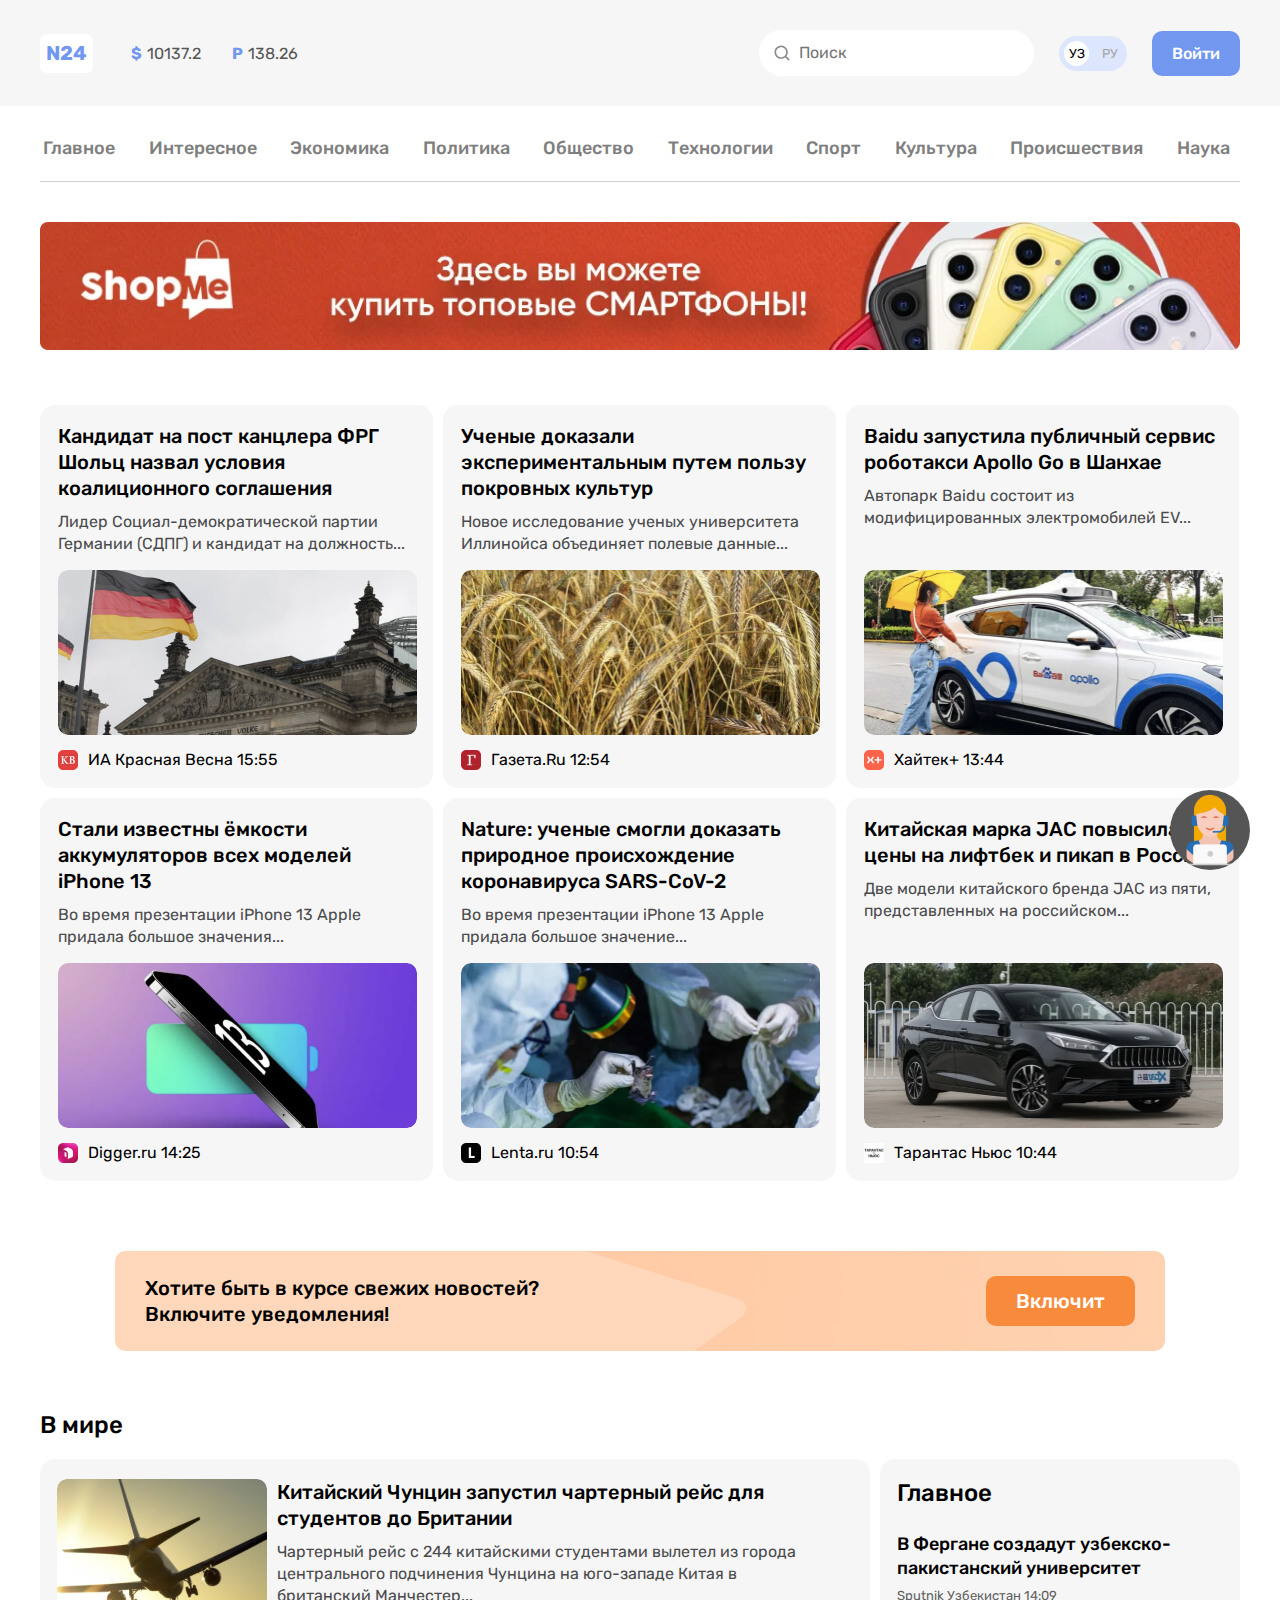
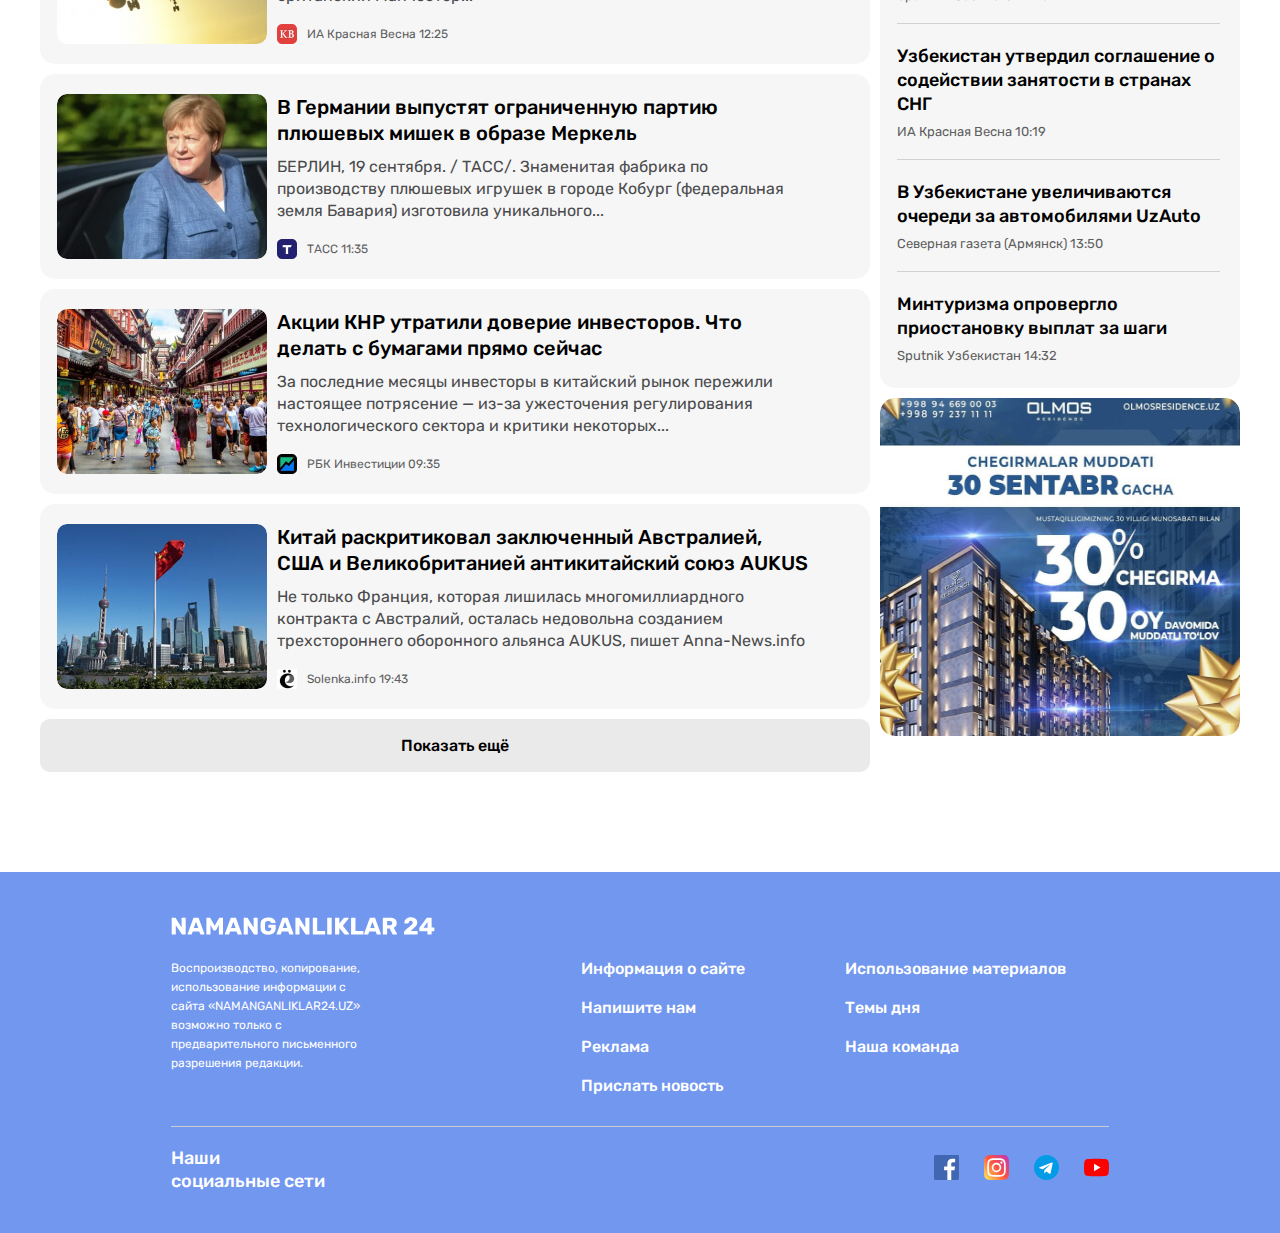
<file: index.html>
<!DOCTYPE html>
<html lang="en">

<head>
    <meta charset="UTF-8">
    <meta http-equiv="X-UA-Compatible" content="IE=edge">
    <meta name="viewport" content="width=device-width, initial-scale=1.0">

    <!-- Google Fonts -->

    <link rel="preconnect" href="https://fonts.googleapis.com">
    <link rel="preconnect" href="https://fonts.gstatic.com" crossorigin>
    <link href="https://fonts.googleapis.com/css2?family=Rubik:wght@400;500;700&display=swap" rel="stylesheet">

    <!-- CSS links -->

    <link rel="stylesheet" href="./css/normalize.css">
    <link rel="stylesheet" href="./css/shared.css">
    <link rel="stylesheet" href="./css/style.css">
    <!-- <link rel="stylesheet" href="./css/main-min.css"> -->

    <title>N24</title>
</head>

<body>

    <!-- Site Header -->

    <header>
        <div class="site-header">
            <div class="container header-container">
                <a class="header-logo-link" href="#">N24</a>
                <div class="header-currency">
                    <div><a class="currency-usd" href="#"><span class="currency-symbol">$</span>10137.2</a></div>
                    <div><a class="currency-rub" href="#"><span class="currency-symbol">P</span>138.26</a></div>
                </div>
                <div class="header-search">
                    <input type="text" list="ilst-data" placeholder="Поиск" aria-label="Поиск"
                        class="header-search-input">
                </div>
                <div class="header-lang">
                    <a href="#" class="lang js-lang-toggle active">УЗ</a>
                    <a href="#" class="lang js-lang-toggle">РУ</a>
                </div>
                <button class="header-btn">Войти</button>

                <datalist id="list-data">
                    <option value="Yangiliklar"></option>
                    <option value="Filmlar"></option>
                    <option value="Rasmlar"></option>
                </datalist>

            </div>
        </div>
        <div class="container">

            <!-- Header nav -->

            <ul class="header-nav">
                <li><a class="header-nav-link" href="index.html">Главное</a></li>
                <li><a class="header-nav-link" href="news-list.html">Интересное</a></li>
                <li><a class="header-nav-link" href="news-list.html">Экономика</a></li>
                <li><a class="header-nav-link" href="news-list.html">Политика</a></li>
                <li><a class="header-nav-link" href="news-list.html">Общество</a></li>
                <li><a class="header-nav-link" href="news-list.html">Технологии</a></li>
                <li><a class="header-nav-link" href="news-list.html">Спорт</a></li>
                <li><a class="header-nav-link" href="news-list.html">Культура</a></li>
                <li><a class="header-nav-link" href="news-list.html">Происшествия</a></li>
                <li><a class="header-nav-link" href="news-list.html">Наука</a></li>
            </ul>
            <hr class="line-break">
        </div>
    </header>

    <!-- Main -->

    <main class="main-content">
        <div class="container">

            <!-- main shop img -->

            <div class="shop-img">
                <a href="news-list.html">
                    <img src="img/shop-img.jpg" width="1200" height="128" alt="shop img"
                    srcset="img/shop-img.jpg 1x, img/shop-img@2x.jpg 2x">
                </a>
            </div>

            <!-- main card section -->

            <section class="card-section">
                <div class="card">
                    <div class="card-about">
                        <h3 class="card-title"> <a href="about.html">Кандидат на пост канцлера ФРГ Шольц назвал условия
                                коалиционного
                                соглашения</a></h3>
                        <p class="card-text">Лидер Социал-демократической партии Германии (СДПГ) и кандидат на
                            должность...</p>
                    </div>
                    <img class="card-img" width="359" height="165" src="img/card-1.jpg" alt=""
                        srcset="img/card-1.jpg 1x, img/card-1@2x.jpg 2x">
                    <div class="card-info">
                        <img class="card-icon" src="img/card-icon-1.jpg" width="20" height="20" alt=""
                            srcset="img/card-icon-1.jpg 1x, img/card-icon-1@2x.jpg 2x">
                        <p>ИА Красная Весна 15:55</p>
                    </div>
                </div>
                <div class="card">
                    <div class="card-about">
                        <h3 class="card-title"> <a href="about.html">Ученые доказали экспериментальным путем пользу
                                покровных культур</a></h3>
                        <p class="card-text">Новое исследование ученых университета Иллинойса объединяет полевые
                            данные...</p>
                    </div>
                    <img class="card-img" width="359" height="165" src="img/card-2.jpg" alt=""
                        srcset="img/card-2.jpg 1x, img/card-2@2x.jpg 2x">
                    <div class="card-info">
                        <img class="card-icon" src="img/card-icon-2.jpg" width="20" height="20" alt=""
                            srcset="img/card-icon-2.jpg 1x, img/card-icon-2@2x.jpg 2x">
                        <p>Газета.Ru 12:54</p>
                    </div>
                </div>
                <div class="card">
                    <div class="card-about">
                        <h3 class="card-title"> <a href="about.html">Baidu запустила публичный сервис роботакси Apollo
                                Go в Шанхае</a></h3>
                        <p class="card-text">Автопарк Baidu состоит из модифицированных электромобилей EV... </p>
                    </div>
                    <img class="card-img" width="359" height="165" src="img/card-3.jpg" alt=""
                        srcset="img/card-3.jpg 1x, img/card-3@2x.jpg 2x">
                    <div class="card-info">
                        <img class="card-icon" src="img/card-icon-3.jpg" width="20" height="20" alt=""
                            srcset="img/card-icon-3.jpg 1x, img/card-icon-3@2x.jpg 2x">
                        <p>Хайтек+ 13:44</p>
                    </div>
                </div>
                <div class="card">
                    <div class="card-about">
                        <h3 class="card-title"> <a href="about.html">Стали известны ёмкости аккумуляторов всех моделей
                                iPhone 13</a></h3>
                        <p class="card-text">Во время презентации iPhone 13 Apple придала большое значения...</p>
                    </div>
                    <img class="card-img" width="359" height="165" src="img/card-4.jpg" alt=""
                        srcset="img/card-4.jpg 1x, img/card-4@2x.jpg 2x">
                    <div class="card-info">
                        <img class="card-icon" src="img/card-icon-4.jpg" width="20" height="20" alt=""
                            srcset="img/card-icon-4.jpg 1x, img/card-icon-4@2x.jpg 2x">
                        <p>Digger.ru 14:25</p>
                    </div>
                </div>
                <div class="card">
                    <div class="card-about">
                        <h3 class="card-title"> <a href="about.html">Nature: ученые смогли доказать природное
                                происхождение коронавируса
                                SARS-CoV-2</a></h3>
                        <p class="card-text">Во время презентации iPhone 13 Apple придала большое значение...</p>
                    </div>
                    <img class="card-img" width="359" height="165" src="img/card-5.jpg" alt=""
                        srcset="img/card-5.jpg 1x, img/card-5@2x.jpg 2x">
                    <div class="card-info">
                        <img class="card-icon" src="img/card-icon-5.jpg" width="20" height="20" alt=""
                            srcset="img/card-icon-5.jpg 1x, img/card-icon-5@2x.jpg 2x">
                        <p>Lenta.ru 10:54</p>
                    </div>
                </div>
                <div class="card">
                    <div class="card-about">
                        <h3 class="card-title"> <a href="about.html">Китайская марка JAC повысила цены на лифтбек и
                                пикап в России</a></h3>
                        <p class="card-text">Две модели китайского бренда JAC из пяти, представленных на российском...
                        </p>
                    </div>
                    <img class="card-img" width="359" height="165" src="img/card-6.jpg" alt=""
                        srcset="img/card-6.jpg 1x, img/card-6@2x.jpg 2x">
                    <div class="card-info">
                        <img class="card-icon" src="img/card-icon-6.jpg" width="20" height="20" alt=""
                            srcset="img/card-icon-6.jpg 1x, img/card-icon-6@2x.jpg 2x">
                        <p>Тарантас Ньюс 10:44</p>
                    </div>
                </div>
            </section>

            <!-- main notif -->

            <div class="notif">
                <h3 class="notif-title">Хотите быть в курсе свежих новостей? <br> Включите уведомления!
                </h3>
                <button class="notif-btn" id="notif-btn">Включит</button>
            </div>

            <!-- main info section -->

            <section class="info-section">
                <h2 class="info-title">В мире</h2>
                <div class="info-block">
                    <div class="info-left">
                        <div class="info-card">
                            <img class="info-card-img" src="img/info-img-1.jpg" width="210" height="165" alt=""
                                srcset="img/info-img-1.jpg 1x, img/info-img-1@2x.jpg 2x">
                            <div class="info-card-content">
                                <h3 class="info-card-title"> <a href="about.html">Китайский Чунцин запустил чартерный
                                        рейс для студентов до
                                        Британии</a></h3>
                                <p class="info-card-text">Чартерный рейс с 244 китайскими студентами вылетел из города
                                    центрального подчинения Чунцина на юго-западе Китая в британский Манчестер...</p>
                                <div class="info-card-about">
                                    <img class="info-card-about-img" src="img/card-icon-1.jpg" width="20" height="20"
                                        alt="" srcset="img/card-icon-1.jpg 1x, img/card-icon-1@2x.jpg 2x">
                                    ИА Красная Весна 12:25
                                </div>
                            </div>
                        </div>
                        <div class="info-card">
                            <img class="info-card-img" src="img/info-img-2.jpg" width="210" height="165" alt=""
                                srcset="img/info-img-2.jpg 1x,img/info-img-2@2x.jpg 2x">
                            <div class="info-card-content">
                                <h3 class="info-card-title"> <a href="about.html">В Германии выпустят ограниченную
                                        партию плюшевых мишек в
                                        образе Меркель</a></h3>
                                <p class="info-card-text">БЕРЛИН, 19 сентября. / ТАСС/. Знаменитая фабрика по
                                    производству плюшевых игрушек в городе Кобург (федеральная земля Бавария) изготовила
                                    уникального...</p>
                                <div class="info-card-about">
                                    <img class="info-card-about-img" src="img/info-icon-2.jpg" width="20" height="20"
                                        alt="" srcset="img/info-icon-2.jpg 1x, img/info-icon-2@2x.jpg 2x">
                                    ТАСС 11:35
                                </div>
                            </div>
                        </div>
                        <div class="info-card">
                            <img class="info-card-img" src="img/info-img-3.jpg" width="210" height="165" alt=""
                                srcset="img/info-img-3.jpg 1x, img/info-img-3@2x.jpg 2x">
                            <div class="info-card-content">
                                <h3 class="info-card-title"> <a href="about.html">Акции КНР утратили доверие инвесторов.
                                        Что делать с бумагами
                                        прямо сейчас</a></h3>
                                <p class="info-card-text">За последние месяцы инвесторы в китайский рынок пережили
                                    настоящее потрясение — из-за ужесточения регулирования технологического сектора и
                                    критики некоторых...</p>
                                <div class="info-card-about">
                                    <img class="info-card-about-img" src="img/info-icon-3.jpg" width="20" height="20"
                                        alt="" srcset="img/info-icon-3.jpg 1x, img/info-icon-3@2x.jpg 2x">
                                    РБК Инвестиции 09:35
                                </div>
                            </div>
                        </div>
                        <div class="info-card">
                            <img class="info-card-img" src="img/info-img-4.jpg" width="210" height="165" alt=""
                                srcset="img/info-img-4.jpg 1x, img/info-img-4@2x.jpg 2x">
                            <div class="info-card-content">
                                <h3 class="info-card-title"> <a href="about.html">Китай раскритиковал заключенный
                                        Австралией, США и
                                        Великобританией антикитайский союз AUKUS</a></h3>
                                <p class="info-card-text">Не только Франция, которая лишилась многомиллиардного
                                    контракта с Австралий, осталась недовольна созданием трехстороннего оборонного
                                    альянса AUKUS, пишет Anna-News.info</p>
                                <div class="info-card-about">
                                    <img class="info-card-about-img" src="img/info-icon-4.jpg" width="20" height="20"
                                        alt="" srcset="img/info-icon-4.jpg 1x, img/info-icon-4@2x.jpg 2x">
                                    Solenka.info 19:43
                                </div>
                            </div>
                        </div>
                        <button class="info-btn">Показать ещё</button>
                    </div>
                    <div class="info-right">
                        <div class="right-info-block">
                            <h2 class="info-right-heading"><a href="index.html">Главное</a></h2>
                            <div class="right-info-box">
                                <h3 class="right-info-title"><a href="about.html">В Фергане создадут
                                        узбекско-пакистанский университет</a></h3>
                                <p class="right-info-time">Sputnik Узбекистан 14:09</p>
                            </div>
                            <div class="right-info-box">
                                <h3 class="right-info-title"><a href="about.html">Узбекистан утвердил соглашение о
                                        содействии занятости в
                                        странах СНГ</a></h3>
                                <p class="right-info-time">ИА Красная Весна 10:19</p>
                            </div>
                            <div class="right-info-box">
                                <h3 class="right-info-title"><a href="about.html">В Узбекистане увеличиваются очереди за
                                        автомобилями UzAuto</a>
                                </h3>
                                <p class="right-info-time">Северная газета (Армянск) 13:50</p>
                            </div>
                            <div class="right-info-box">
                                <h3 class="right-info-title"><a href="about.html">Минтуризма опровергло приостановку
                                        выплат за шаги</a></h3>
                                <p class="right-info-time">Sputnik Узбекистан 14:32</p>
                            </div>
                        </div>
                        <a href="about.html">
                            <img class="right-info-img" src="img/info-big-img.jpg" height="338" alt=""
                             srcset="img/info-big-img.jpg 1x, img/info-big-img@2x.jpg 2x">
                        </a>
                    </div>
                </div>
            </section>

        </div>
    </main>

    <!-- Site Footer -->

    <footer class="site-footer">
        <div class="container footer-container">
            <div class="footer-top">
                <div class="footer-logo">
                    <a class="footer-logo-link" href="#"><img class="footer-logo-img" src="img/footer-logo.svg"
                            width="264" height="28" alt="Site-logo"></a>
                </div>
                <div class="footer-info">
                    <div class="footer-text">
                        Воспроизводство, копирование, использование информации с сайта «NAMANGANLIKLAR24.UZ» возможно
                        только с предварительного письменного разрешения редакции.
                    </div>
                    <ul class="footer-nav-list">
                        <li class="footer-nav-link"><a href="#">Информация о сайте</a></li>
                        <li class="footer-nav-link"><a href="#">Напишите нам</a></li>
                        <li class="footer-nav-link"><a href="#">Реклама</a></li>
                        <li class="footer-nav-link"><a href="#">Прислать новость</a></li>
                        <li class="footer-nav-link"><a href="#">Использование материалов</a></li>
                        <li class="footer-nav-link"><a href="#">Темы дня</a></li>
                        <li class="footer-nav-link"><a href="#">Наша команда</a></li>
                    </ul>
                </div>
            </div>
            <div class="footer-bottom">
                <p class="footer-social-names">Наши <br> социальные сети</p>
                <ul class="footer-socials">
                    <li class="footer-social"><a href="#"><img src="img/facebook.svg" width="25" height="25" alt=""></a>
                    </li>
                    <li class="footer-social"><a href="#"><img src="img/instagram.svg" width="25" height="25"
                                alt=""></a></li>
                    <li class="footer-social"><a href="#"><img src="img/telegram.svg" width="25" height="25" alt=""></a>
                    </li>
                    <li class="footer-social"><a href="#"><img src="img/youtube.svg" width="25" height="25" alt=""></a>
                    </li>
                </ul>
            </div>
        </div>
    </footer>

    <!-- Modal window -->

    <div class="modal-window">
        <div class="modal-dialog">
            <div class="modal-content">
                <p class="modal-text">
                    Хотите быть в курсе свежих новостей? <br> Включите уведомления!
                </p>
                <button class="notif-btn-big">Включит</button>
                <button class="modal-close js-modal-close">
                    <img class="modal-close-icon" src="./img/modal-close-icon.svg" width="13" height="13"
                        alt="close-icon">
                </button>
            </div>
        </div>
    </div>

    <!-- Contact us -->

    <a class="contact-fixed-link" href="./contact.html"><img class="contact-fixed-icon" width="80" height="80"
            src="./img/contact_icon.png" alt="contact us icon"></a>

    <script src="./js/script.js"></script>

</body>

</html>
</file>
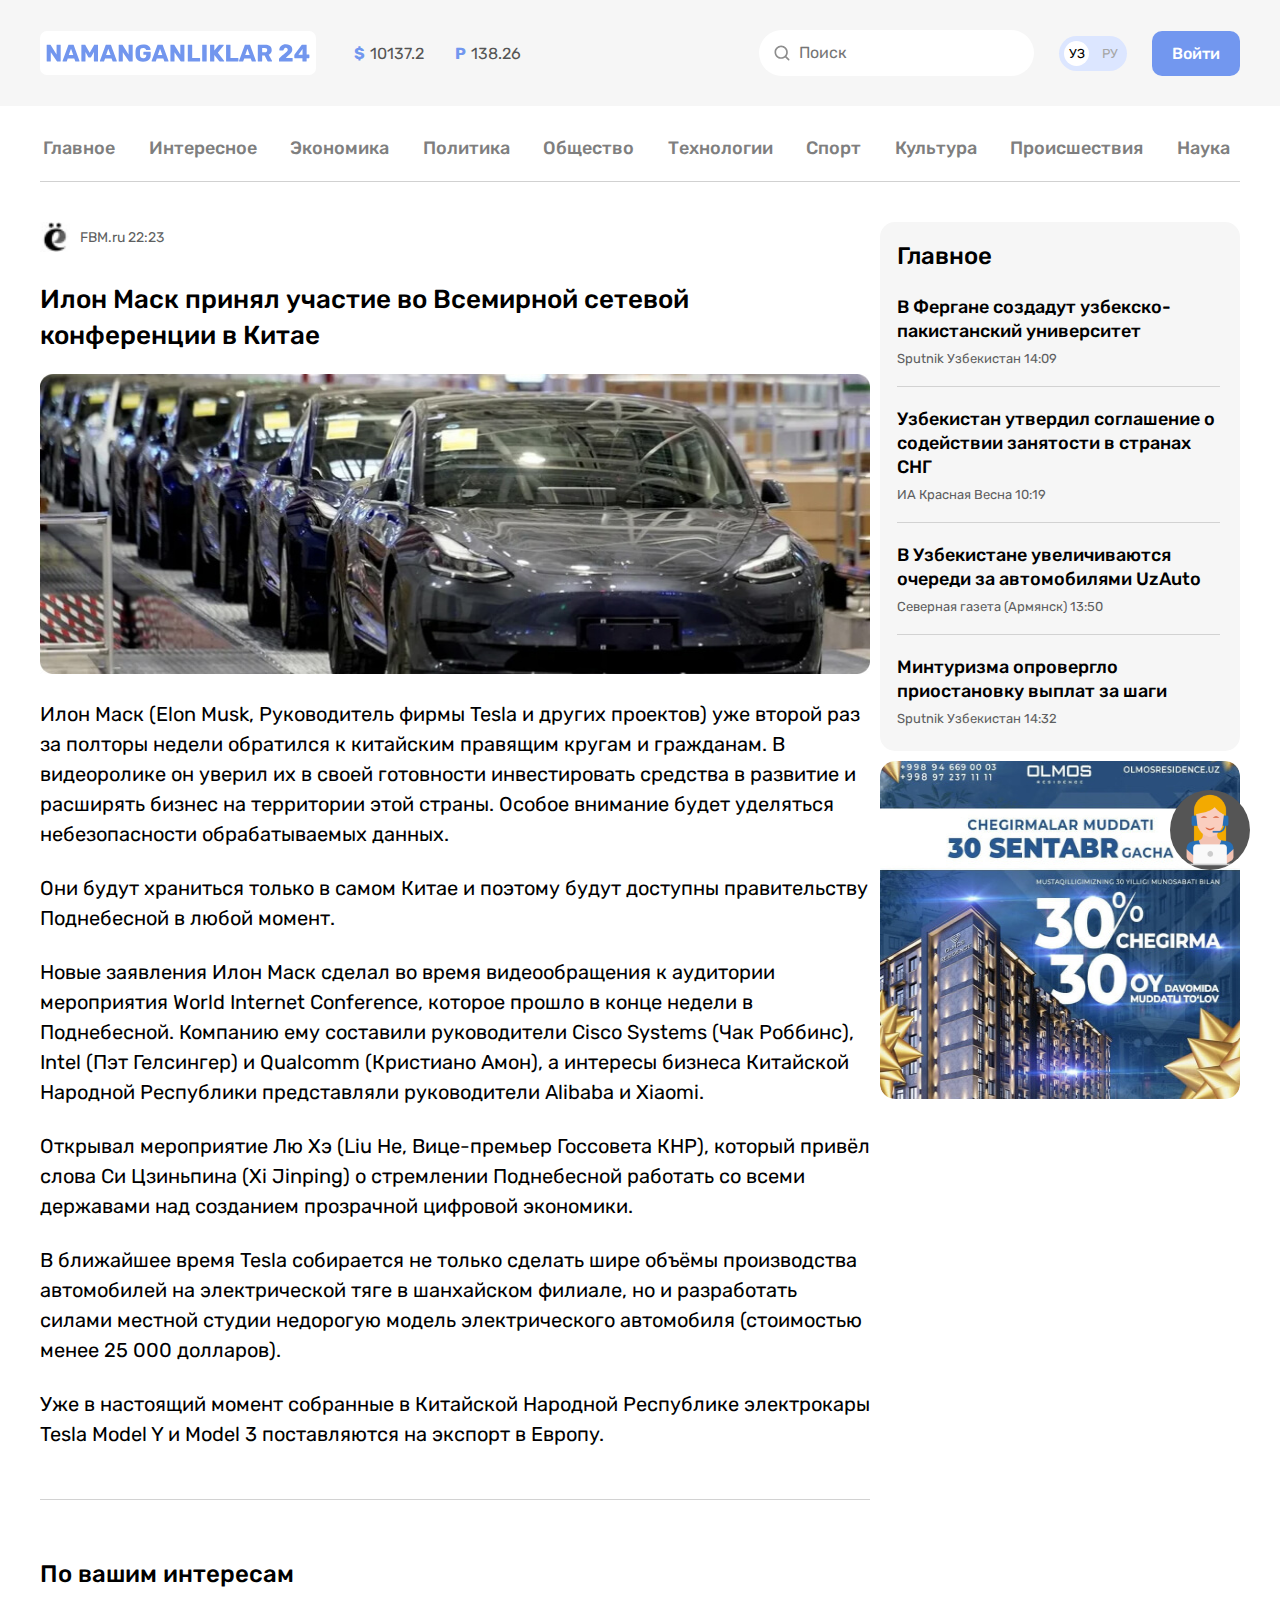
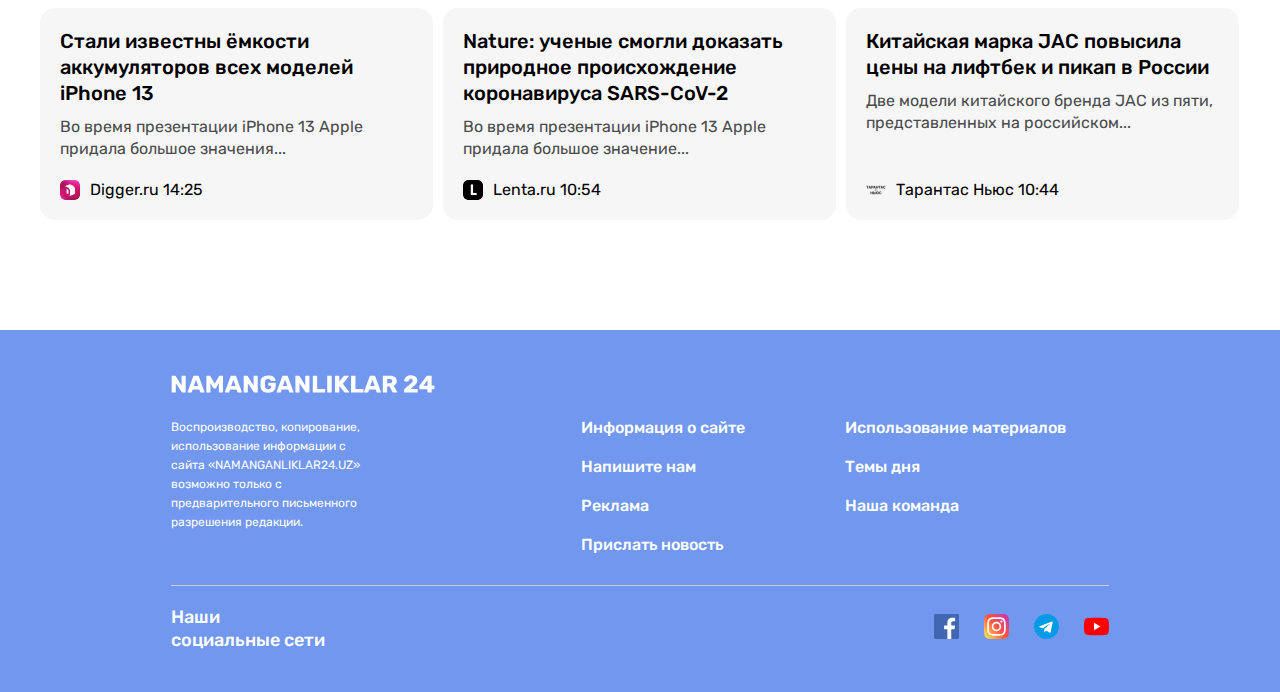
<file: about.html>
<!DOCTYPE html>
<html lang="en">
<head>
    <meta charset="UTF-8">
    <meta http-equiv="X-UA-Compatible" content="IE=edge">
    <meta name="viewport" content="width=device-width, initial-scale=1.0">
        <!-- Google Fonts -->

        <link rel="preconnect" href="https://fonts.googleapis.com">
        <link rel="preconnect" href="https://fonts.gstatic.com" crossorigin>
        <link href="https://fonts.googleapis.com/css2?family=Rubik:wght@400;500;700&display=swap" rel="stylesheet">

        <!-- CSS links -->

        <link rel="stylesheet" href="./css/normalize.css">
        <link rel="stylesheet" href="./css/shared.css">
        <link rel="stylesheet" href="./css/about.css">
        <!-- <link rel="stylesheet" href="./css/main-min.css"> -->

    <title>N24 About</title>
</head>
<body>

        <!-- Site Header -->

        <header>
            <div class="site-header">
                <div class="container header-container">
                    <a class="header-logo-link" href="index.html"><img class="header-logo-img" src="img/site-logo.svg" width="264"
                            height="28" alt="Site-logo"></a>
                    <div class="header-currency">
                        <div><a class="currency-usd" href="#"><span class="currency-symbol">$</span>10137.2</a></div>
                        <div><a class="currency-rub" href="#"><span class="currency-symbol">P</span>138.26</a></div>
                    </div>
                    <div class="header-search">
                        <input type="text" list="list-data" placeholder="Поиск" aria-label="Поиск" class="header-search-input">
                    </div>
                    <div class="header-lang">
                        <a href="#" class="lang js-lang-toggle active">УЗ</a>
                        <a href="#" class="lang js-lang-toggle">РУ</a>
                    </div>
                    <button class="header-btn">Войти</button>

                    <datalist id="list-data">
                        <option value="Yangiliklar"></option>
                        <option value="Filmlar"></option>
                        <option value="Rasmlar"></option>
                    </datalist>

                </div>
            </div>
            <div class="container">

                <!-- Header nav -->

                <ul class="header-nav">
                    <li><a class="header-nav-link" href="index.html">Главное</a></li>
                    <li><a class="header-nav-link" href="news-list.html">Интересное</a></li>
                    <li><a class="header-nav-link" href="news-list.html">Экономика</a></li>
                    <li><a class="header-nav-link" href="news-list.html">Политика</a></li>
                    <li><a class="header-nav-link" href="news-list.html">Общество</a></li>
                    <li><a class="header-nav-link" href="news-list.html">Технологии</a></li>
                    <li><a class="header-nav-link" href="news-list.html">Спорт</a></li>
                    <li><a class="header-nav-link" href="news-list.html">Культура</a></li>
                    <li><a class="header-nav-link" href="news-list.html">Происшествия</a></li>
                    <li><a class="header-nav-link" href="news-list.html">Наука</a></li>
                </ul>
                <hr class="line-break">
            </div>
        </header>

        <!-- Main content -->

        <div class="main-content">

            <div class="container">
            <!-- main info section -->

            <section class="info-section">
                <div class="info-block">
                    <div class="info-left">
                        <div class="about-content">
                            <div class="about-content-info">
                                <img src="./img/list-logo-8.jpg" width="30" height="30" alt="" srcset="./img/list-logo-8.jpg 1x, ./img/list-logo-8@2x.jpg 2x">
                                FBM.ru 22:23
                            </div>
                            <h1 class="about-content-title">Илон Маск принял участие во Всемирной сетевой конференции в Китае</h1>
                            <div class="about-content-img">
                                <img src="./img/about-hero-img.jpg" width="797" height="300" alt="Big car's image" srcset="./img/about-hero-img.jpg 1x, ./img/about-hero-img@2x.jpg 2x">
                            </div>
                            <p class="about-content-text">Илон Маск (Elon Musk, Руководитель фирмы Tesla и других проектов) уже второй раз за полторы недели обратился к китайским правящим кругам и гражданам. В видеоролике он уверил их в своей готовности инвестировать средства в развитие и расширять бизнес на территории этой страны. Особое внимание будет уделяться небезопасности обрабатываемых данных. </p>
                            <p class="about-content-text">Они будут храниться только в самом Китае и поэтому будут доступны правительству Поднебесной в любой момент.</p>
                            <p class="about-content-text">Новые заявления Илон Маск сделал во время видеообращения к аудитории мероприятия World Internet Conference, которое прошло в конце недели в Поднебесной. Компанию ему составили руководители Cisco Systems (Чак Роббинс), Intel (Пэт Гелсингер) и Qualcomm (Кристиано Амон), а интересы бизнеса Китайской Народной Республики представляли руководители Alibaba и Xiaomi. </p>
                            <p class="about-content-text">Открывал мероприятие Лю Хэ (Liu He, Вице-премьер Госсовета КНР), который привёл слова Си Цзиньпина (Xi Jinping) о стремлении Поднебесной работать со всеми державами над созданием прозрачной цифровой экономики.</p>
                            <p class="about-content-text">В ближайшее время Tesla собирается не только сделать шире объёмы производства автомобилей на электрической тяге в шанхайском филиале, но и разработать силами местной студии недорогую модель электрического автомобиля (стоимостью менее 25 000 долларов).</p>
                            <p class="about-content-text"> Уже в настоящий момент собранные в Китайской Народной Республике электрокары Tesla Model Y и Model 3 поставляются на экспорт в Европу.</p>
                        </div>
                    </div>
                    <div class="info-right">
                        <div class="right-info-block">
                            <h2 class="info-right-heading"><a href="index.html">Главное</a></h2>
                            <div class="right-info-box">
                                <h3 class="right-info-title"><a href="news-list.html">В Фергане создадут
                                        узбекско-пакистанский университет</a></h3>
                                <p class="right-info-time">Sputnik Узбекистан 14:09</p>
                            </div>
                            <div class="right-info-box">
                                <h3 class="right-info-title"><a href="news-list.html">Узбекистан утвердил соглашение о
                                        содействии занятости в
                                        странах СНГ</a></h3>
                                <p class="right-info-time">ИА Красная Весна 10:19</p>
                            </div>
                            <div class="right-info-box">
                                <h3 class="right-info-title"><a href="news-list.html">В Узбекистане увеличиваются очереди за
                                        автомобилями UzAuto</a>
                                </h3>
                                <p class="right-info-time">Северная газета (Армянск) 13:50</p>
                            </div>
                            <div class="right-info-box">
                                <h3 class="right-info-title"><a href="news-list.html">Минтуризма опровергло приостановку
                                        выплат за шаги</a></h3>
                                <p class="right-info-time">Sputnik Узбекистан 14:32</p>
                            </div>
                        </div>
                        <a href="news-list.html">
                            <img class="right-info-img" src="img/info-big-img.jpg" height="338" alt=""
                            srcset="img/info-big-img.jpg 1x, img/info-big-img@2x.jpg 2x">
                        </a>
                    </div>
                </div>
                <div class="about-cards">
                    <h2 class="about-cards-title">По вашим интересам</h2>
                    <div class="about-cards-block">
                        <div class="about-card">
                            <h2 class="about-card-title"><a href="news-list.html">Стали известны ёмкости аккумуляторов всех моделей iPhone 13</a></h2>
                            <p class="about-card-text">Во время презентации iPhone 13 Apple придала большое значения...</p>
                            <div class="about-card-info">
                                <img src="./img/about-card-logo-1.png" width="20" height="20" alt="" srcset="./img/about-card-logo-1.png 1x, ./img/about-card-logo-1@2x.png 2x">
                                Digger.ru 14:25
                            </div>
                        </div>
                        <div class="about-card">
                            <h2 class="about-card-title"><a href="news-list.html">Nature: ученые смогли доказать природное происхождение коронавируса SARS-CoV-2</a></h2>
                            <p class="about-card-text">Во время презентации iPhone 13 Apple придала большое значение...</p>
                            <div class="about-card-info">
                                <img src="./img/about-card-logo-2.png" width="20" height="20" alt="" srcset="./img/about-card-logo-2.png 1x, ./img/about-card-logo-2@2x.png 2x">
                                Lenta.ru 10:54
                            </div>
                        </div>
                        <div class="about-card">
                            <h2 class="about-card-title"><a href="news-list.html">Китайская марка JAC повысила цены на лифтбек и пикап в России</a></h2>
                            <p class="about-card-text">Две модели китайского бренда JAC из пяти, представленных на российском...</p>
                            <div class="about-card-info">
                                <img src="./img/about-card-logo-3.png" width="20" height="20" alt="" srcset="./img/about-card-logo-3.png 1x, ./img/about-card-logo-3@2x.png 2x">
                                Тарантас Ньюс 10:44
                            </div>
                        </div>
                    </div>
                </div>
            </section>

            </div>

        </div>

        <!-- Site Footer -->

    <footer class="site-footer">
        <div class="container footer-container">
            <div class="footer-top">
                <div class="footer-logo">
                    <a class="footer-logo-link" href="#"><img class="footer-logo-img" src="img/footer-logo.svg"
                            width="264" height="28" alt="Site-logo"></a>
                </div>
                <div class="footer-info">
                    <div class="footer-text">
                        Воспроизводство, копирование, использование информации с сайта «NAMANGANLIKLAR24.UZ» возможно
                        только с предварительного письменного разрешения редакции.
                    </div>
                    <ul class="footer-nav-list">
                        <li class="footer-nav-link"><a href="#">Информация о сайте</a></li>
                        <li class="footer-nav-link"><a href="#">Напишите нам</a></li>
                        <li class="footer-nav-link"><a href="#">Реклама</a></li>
                        <li class="footer-nav-link"><a href="#">Прислать новость</a></li>
                        <li class="footer-nav-link"><a href="#">Использование материалов</a></li>
                        <li class="footer-nav-link"><a href="#">Темы дня</a></li>
                        <li class="footer-nav-link"><a href="#">Наша команда</a></li>
                    </ul>
                </div>
            </div>
            <div class="footer-bottom">
                <p class="footer-social-names">Наши <br> социальные сети</p>
                <ul class="footer-socials">
                    <li class="footer-social"><a href="#"><img src="img/facebook.svg" width="25" height="25" alt=""></a>
                    </li>
                    <li class="footer-social"><a href="#"><img src="img/instagram.svg" width="25" height="25"
                                alt=""></a></li>
                    <li class="footer-social"><a href="#"><img src="img/telegram.svg" width="25" height="25" alt=""></a>
                    </li>
                    <li class="footer-social"><a href="#"><img src="img/youtube.svg" width="25" height="25" alt=""></a>
                    </li>
                </ul>
            </div>
        </div>
    </footer>

     <!-- Modal window -->

     <div class="modal-window">
        <div class="modal-dialog">
            <div class="modal-content">
                <p class="modal-text">
                    Хотите быть в курсе свежих новостей? <br> Включите уведомления!
                </p>
                <button class="notif-btn-big">Включит</button>
                <button class="modal-close js-modal-close">
                    <img class="modal-close-icon" src="./img/modal-close-icon.svg" width="13" height="13"
                        alt="close-icon">
                </button>
            </div>
        </div>
    </div>

    <!-- Contact us -->

    <a class="contact-fixed-link" href="./contact.html"><img class="contact-fixed-icon" width="80" height="80" src="./img/contact_icon.png" alt="contact us icon"></a>

    <script src="./js/script.js"></script>

</body>
</html>
</file>
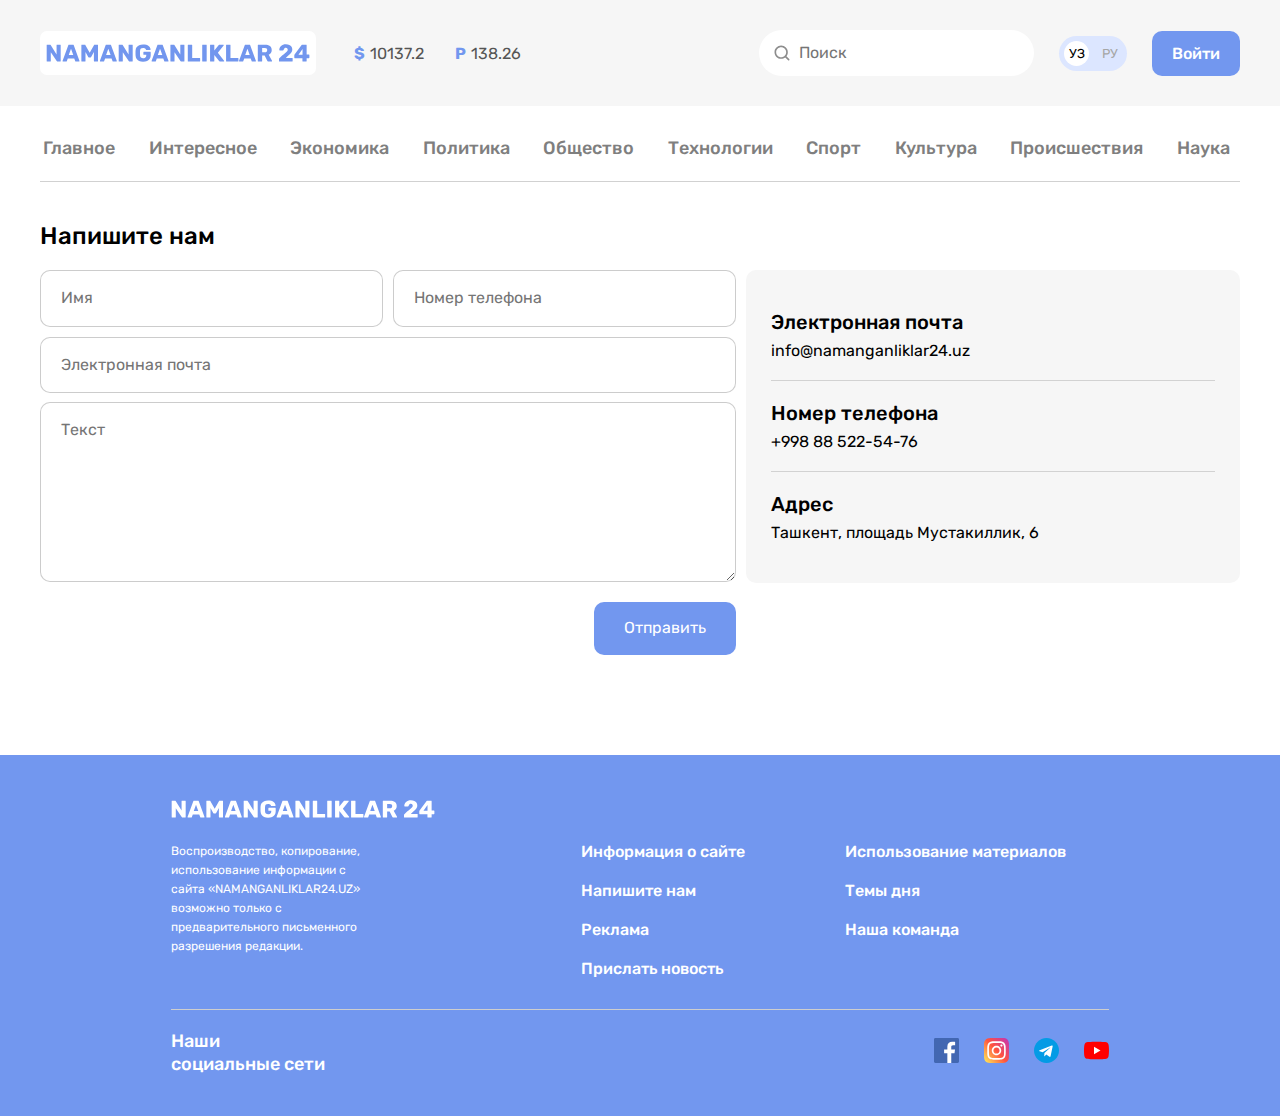
<file: contact.html>
<!DOCTYPE html>
<html lang="en">

<head>
    <meta charset="UTF-8">
    <meta http-equiv="X-UA-Compatible" content="IE=edge">
    <meta name="viewport" content="width=device-width, initial-scale=1.0">
    <!-- Google Fonts -->

    <link rel="preconnect" href="https://fonts.googleapis.com">
    <link rel="preconnect" href="https://fonts.gstatic.com" crossorigin>
    <link href="https://fonts.googleapis.com/css2?family=Rubik:wght@400;500;700&display=swap" rel="stylesheet">

    <!-- CSS links -->

    <link rel="stylesheet" href="./css/normalize.css">
    <link rel="stylesheet" href="./css/shared.css">
    <link rel="stylesheet" href="./css/contact.css">
    <!-- <link rel="stylesheet" href="./css/main-min.css"> -->

    <title>N24 Contact</title>
</head>

<body>

    <!-- Site Header -->

    <header>
        <div class="site-header">
            <div class="container header-container">
                <a class="header-logo-link" href="index.html"><img class="header-logo-img" src="img/site-logo.svg" width="264"
                        height="28" alt="Site-logo"></a>
                <div class="header-currency">
                    <div><a class="currency-usd" href="#"><span class="currency-symbol">$</span>10137.2</a></div>
                    <div><a class="currency-rub" href="#"><span class="currency-symbol">P</span>138.26</a></div>
                </div>
                <div class="header-search">
                    <input type="text" list="list-data" placeholder="Поиск" aria-label="Поиск" class="header-search-input">
                </div>
                <div class="header-lang">
                    <a href="#" class="lang js-lang-toggle active">УЗ</a>
                    <a href="#" class="lang js-lang-toggle">РУ</a>
                </div>
                <button class="header-btn">Войти</button>

                <datalist id="list-data">
                    <option value="Yangiliklar"></option>
                    <option value="Filmlar"></option>
                    <option value="Rasmlar"></option>
                </datalist>

            </div>
        </div>
        <div class="container">

            <!-- Header nav -->

            <ul class="header-nav">
                <li><a class="header-nav-link" href="index.html">Главное</a></li>
                <li><a class="header-nav-link" href="news-list.html">Интересное</a></li>
                <li><a class="header-nav-link" href="news-list.html">Экономика</a></li>
                <li><a class="header-nav-link" href="news-list.html">Политика</a></li>
                <li><a class="header-nav-link" href="news-list.html">Общество</a></li>
                <li><a class="header-nav-link" href="news-list.html">Технологии</a></li>
                <li><a class="header-nav-link" href="news-list.html">Спорт</a></li>
                <li><a class="header-nav-link" href="news-list.html">Культура</a></li>
                <li><a class="header-nav-link" href="news-list.html">Происшествия</a></li>
                <li><a class="header-nav-link" href="news-list.html">Наука</a></li>
            </ul>
            <hr class="line-break">
        </div>
    </header>

    <div class="main-content">
        <div class="container">
            <h2 class="contact-title">Напишите нам</h2>
            <div class="contact-wrapper">
                <form action="https://echo.htmlacademy.ru" method="POST" class="contact-form">
                     <div class="contact-block">
                         <input class="form-input-50" type="text" name="name" placeholder="Имя" required>
                         <input class="form-input-50" type="tel" name="phone" placeholder="Номер телефона" required>
                     </div>
                     <input class="form-input-email" type="email" name="email" placeholder="Электронная почта" required>
                     <textarea class="form-input-text" name="text" placeholder="Текст" required></textarea>
                     <button class="send-btn" type="submit">Отправить</button>
                    </form>
                <div class="contact-info">
                    <dl class="d-list">
                        <dt class="d-title">Электронная почта</dt>
                        <dd class="d-data"> <a href="mailto:info@namanganliklar24.uz?subject=Mail from Our Site">info@namanganliklar24.uz</a> </dd>
                    </dl>
                    <dl class="d-list">
                        <dt class="d-title">Номер телефона</dt>
                        <dd class="d-data"><a href="tel:998885225476">+998 88 522-54-76</a></dd>
                    </dl>
                    <dl class="d-list">
                        <dt class="d-title">Адрес</dt>
                        <dd class="d-data">Ташкент, площадь Мустакиллик, 6 </dd>
                    </dl>
                </div>
            </div>
        </div>
    </div>

    <!-- Site Footer -->

    <footer class="site-footer">
        <div class="container footer-container">
            <div class="footer-top">
                <div class="footer-logo">
                    <a class="footer-logo-link" href="#"><img class="footer-logo-img" src="img/footer-logo.svg"
                            width="264" height="28" alt="Site-logo"></a>
                </div>
                <div class="footer-info">
                    <div class="footer-text">
                        Воспроизводство, копирование, использование информации с сайта «NAMANGANLIKLAR24.UZ» возможно
                        только с предварительного письменного разрешения редакции.
                    </div>
                    <ul class="footer-nav-list">
                        <li class="footer-nav-link"><a href="#">Информация о сайте</a></li>
                        <li class="footer-nav-link"><a href="#">Напишите нам</a></li>
                        <li class="footer-nav-link"><a href="#">Реклама</a></li>
                        <li class="footer-nav-link"><a href="#">Прислать новость</a></li>
                        <li class="footer-nav-link"><a href="#">Использование материалов</a></li>
                        <li class="footer-nav-link"><a href="#">Темы дня</a></li>
                        <li class="footer-nav-link"><a href="#">Наша команда</a></li>
                    </ul>
                </div>
            </div>
            <div class="footer-bottom">
                <p class="footer-social-names">Наши <br> социальные сети</p>
                <ul class="footer-socials">
                    <li class="footer-social"><a href="#"><img src="img/facebook.svg" width="25" height="25" alt=""></a>
                    </li>
                    <li class="footer-social"><a href="#"><img src="img/instagram.svg" width="25" height="25"
                                alt=""></a></li>
                    <li class="footer-social"><a href="#"><img src="img/telegram.svg" width="25" height="25" alt=""></a>
                    </li>
                    <li class="footer-social"><a href="#"><img src="img/youtube.svg" width="25" height="25" alt=""></a>
                    </li>
                </ul>
            </div>
        </div>
    </footer>

     <!-- Modal window -->

     <div class="modal-window">
        <div class="modal-dialog">
            <div class="modal-content">
                <p class="modal-text">
                    Хотите быть в курсе свежих новостей? <br> Включите уведомления!
                </p>
                <button class="notif-btn-big">Включит</button>
                <button class="modal-close js-modal-close">
                    <img class="modal-close-icon" src="./img/modal-close-icon.svg" width="13" height="13"
                        alt="close-icon">
                </button>
            </div>
        </div>
    </div>

    <script src="./js/script.js"></script>

</body>

</html>
</file>
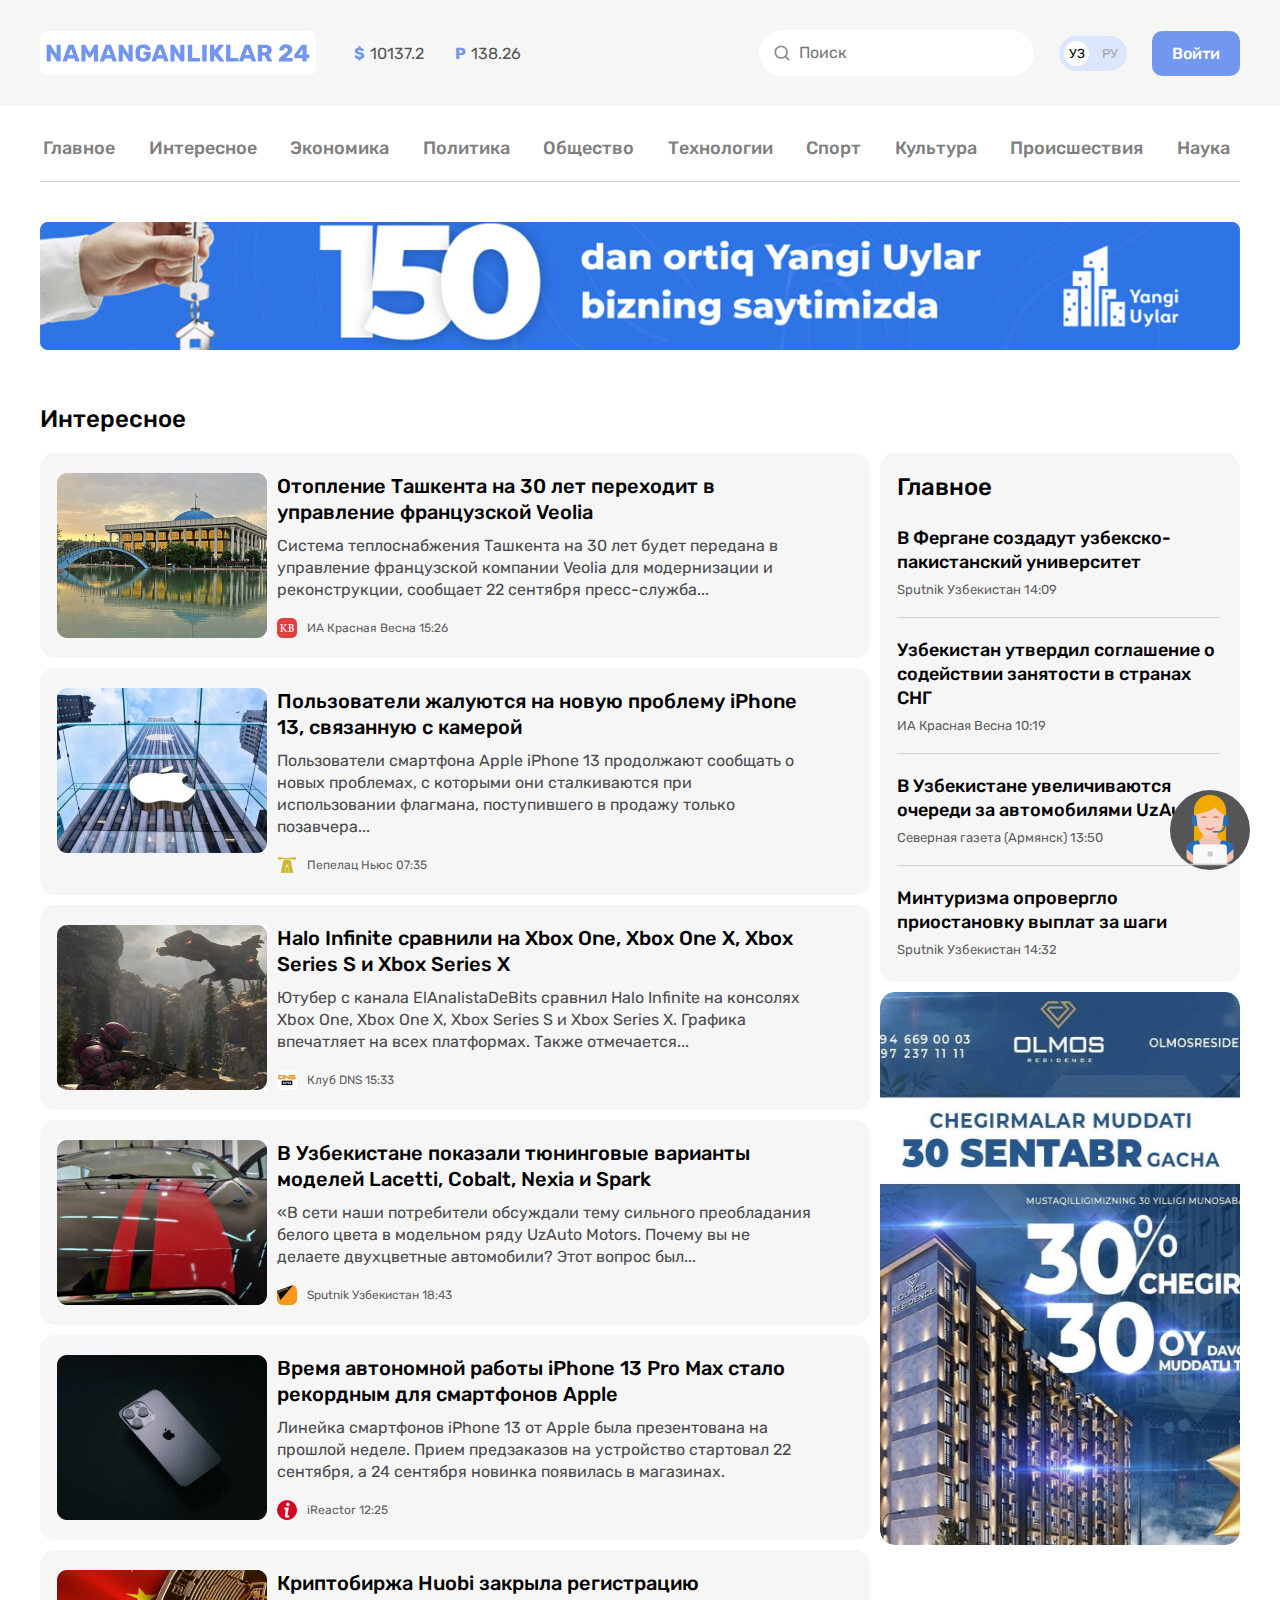
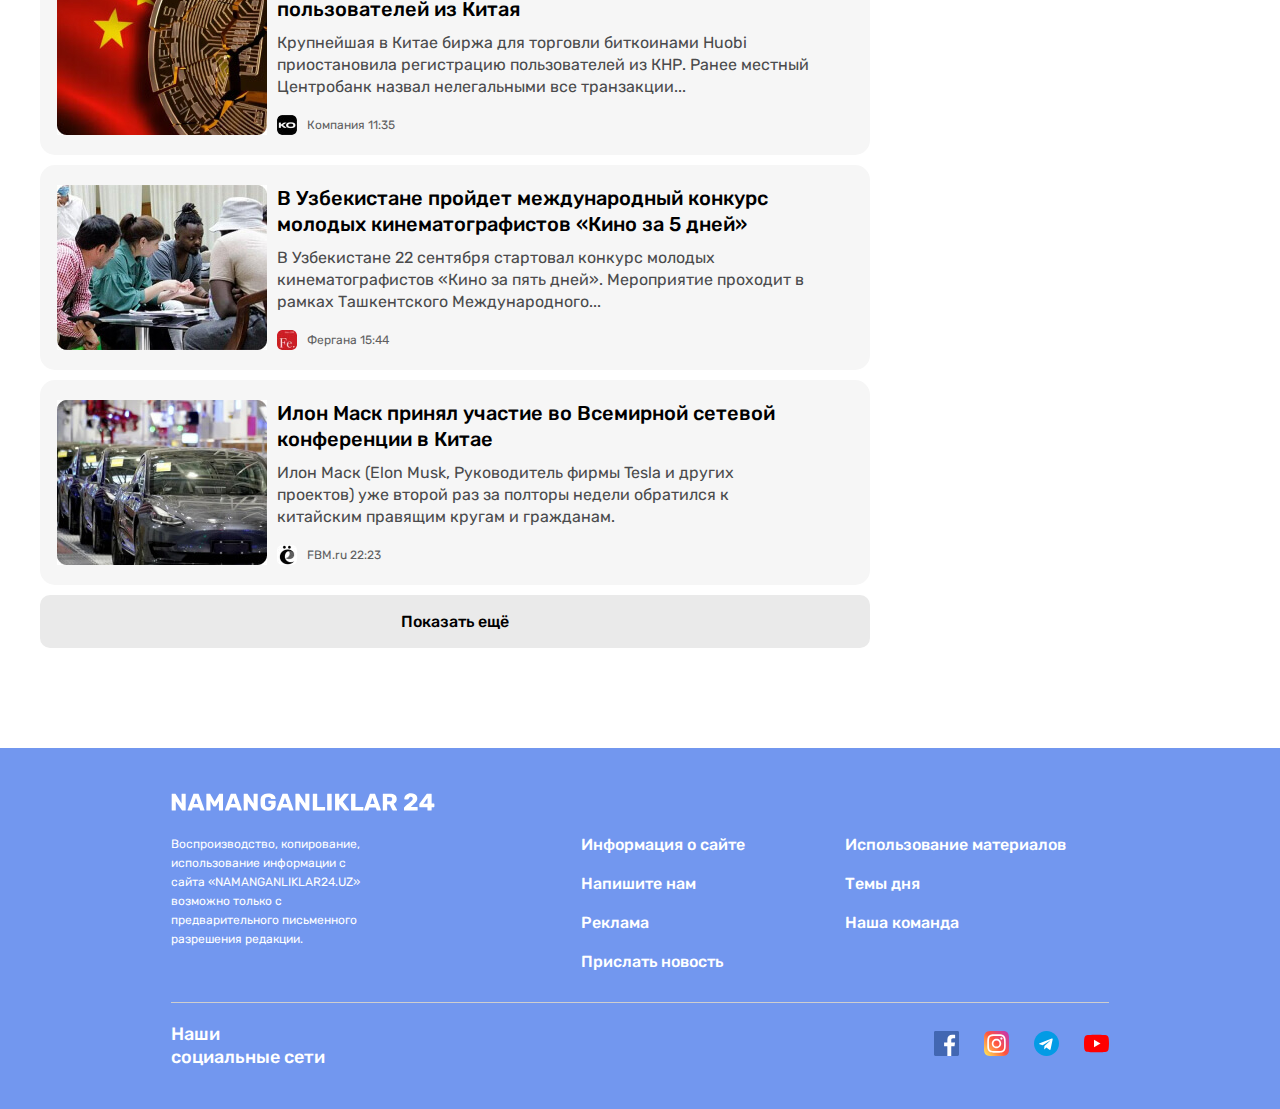
<file: news-list.html>
<!DOCTYPE html>
<html lang="en">

<head>
    <meta charset="UTF-8">
    <meta http-equiv="X-UA-Compatible" content="IE=edge">
    <meta name="viewport" content="width=device-width, initial-scale=1.0">

    <!-- Google Fonts -->

    <link rel="preconnect" href="https://fonts.googleapis.com">
    <link rel="preconnect" href="https://fonts.gstatic.com" crossorigin>
    <link href="https://fonts.googleapis.com/css2?family=Rubik:wght@400;500;700&display=swap" rel="stylesheet">

    <!-- CSS links -->

    <link rel="stylesheet" href="./css/normalize.css">
    <link rel="stylesheet" href="./css/shared.css">
    <link rel="stylesheet" href="./css/news-list.css">
    <!-- <link rel="stylesheet" href="./css/main-min.css"> -->

    <title>N24 Last News</title>
</head>

<body>
    <!-- Site Header -->

    <header>
        <div class="site-header">
            <div class="container header-container">
                <a class="header-logo-link" href="index.html"><img class="header-logo-img" src="img/site-logo.svg"
                        width="264" height="28" alt="Site-logo"></a>
                <div class="header-currency">
                    <div><a class="currency-usd" href="#"><span class="currency-symbol">$</span>10137.2</a></div>
                    <div><a class="currency-rub" href="#"><span class="currency-symbol">P</span>138.26</a></div>
                </div>
                <div class="header-search">
                    <input type="text" list="list-data" placeholder="Поиск" aria-label="Поиск"
                        class="header-search-input">
                </div>
                <div class="header-lang">
                    <a href="#" class="lang js-lang-toggle active">УЗ</a>
                    <a href="#" class="lang js-lang-toggle">РУ</a>
                </div>
                <button class="header-btn">Войти</button>

                <datalist id="list-data">
                    <option value="Yangiliklar"></option>
                    <option value="Filmlar"></option>
                    <option value="Rasmlar"></option>
                </datalist>

            </div>
        </div>
        <div class="container">

            <!-- Header nav -->

            <ul class="header-nav">
                <li><a class="header-nav-link" href="index.html">Главное</a></li>
                <li><a class="header-nav-link" href="news-list.html">Интересное</a></li>
                <li><a class="header-nav-link" href="about.html">Экономика</a></li>
                <li><a class="header-nav-link" href="about.html">Политика</a></li>
                <li><a class="header-nav-link" href="about.html">Общество</a></li>
                <li><a class="header-nav-link" href="about.html">Технологии</a></li>
                <li><a class="header-nav-link" href="about.html">Спорт</a></li>
                <li><a class="header-nav-link" href="about.html">Культура</a></li>
                <li><a class="header-nav-link" href="about.html">Происшествия</a></li>
                <li><a class="header-nav-link" href="about.html">Наука</a></li>
            </ul>
            <hr class="line-break">
        </div>
    </header>

    <div class="main-content">

        <div class="container">

            <!-- main shop img -->

            <div class="shop-img">
                <a href="index.html">
                    <img src="img/news-hero-img.jpg" width="1200" height="128" alt="shop img"
                    srcset="img/news-hero-img.jpg 1x, img/news-hero-img@2x.jpg 2x">
                </a>
            </div>

            <!-- main info section -->

            <section class="info-section">
                <h2 class="info-title">Интересное</h2>
                <div class="info-block">
                    <div class="info-left">

                        <div class="info-card">
                            <a href="about.html" class="info-card-img"> <img src="img/list-img-1.jpg" width="210"
                                    height="165" alt="" srcset="img/list-img-1.jpg 1x, img/list-img-1@2x.jpg 2x"></a>
                            <div class="info-card-content">
                                <h3><a href="about.html" class="info-card-title">Отопление Ташкента на 30 лет переходит
                                        в управление французской Veolia</a></h3>
                                <p class="info-card-text">Система теплоснабжения Ташкента на 30 лет будет передана в
                                    управление французской компании Veolia для модернизации и реконструкции, сообщает 22
                                    сентября пресс-служба...</p>
                                <div class="info-card-about">
                                    <img class="info-card-about-img" src="img/card-icon-1.jpg" width="20" height="20"
                                        alt="" srcset="img/card-icon-1.jpg 1x, img/card-icon-1@2x.jpg 2x">
                                    ИА Красная Весна 15:26
                                </div>
                            </div>
                        </div>
                        <div class="info-card">
                            <a href="about.html" class="info-card-img"> <img src="img/list-img-2.jpg" width="210"
                                    height="165" alt="" srcset="img/list-img-2.jpg 1x, img/list-img-2@2x.jpg 2x"></a>
                            <div class="info-card-content">
                                <h3><a href="about.html" class="info-card-title">Пользователи жалуются на новую проблему
                                        iPhone 13, связанную с камерой</a></h3>
                                <p class="info-card-text">Пользователи смартфона Apple iPhone 13 продолжают сообщать о
                                    новых проблемах, с которыми они сталкиваются при использовании флагмана,
                                    поступившего в продажу только позавчера...</p>
                                <div class="info-card-about">
                                    <img class="info-card-about-img" src="img/list-logo-2.png" width="20" height="20"
                                        alt="" srcset="img/list-logo-2.png 1x, img/list-logo-2@2x.png 2x">
                                    Пепелац Ньюс 07:35
                                </div>
                            </div>
                        </div>
                        <div class="info-card">
                            <a href="about.html" class="info-card-img"> <img src="img/list-img-3.jpg" width="210"
                                    height="165" alt="" srcset="img/list-img-3.jpg 1x, img/list-img-3@2x.jpg 2x"></a>
                            <div class="info-card-content">
                                <h3><a href="about.html" class="info-card-title">Halo Infinite сравнили на Xbox One,
                                        Xbox One X, Xbox Series S и Xbox Series X</a></h3>
                                <p class="info-card-text">Ютубер с канала ElAnalistaDeBits сравнил Halo Infinite на
                                    консолях Xbox One, Xbox One X, Xbox Series S и Xbox Series X. Графика впечатляет на
                                    всех платформах. Также отмечается...</p>
                                <div class="info-card-about">
                                    <img class="info-card-about-img" src="img/list-logo-3.jpg" width="20" height="20"
                                        alt="" srcset="img/list-logo-3.jpg 1x, img/list-logo-3@2x.jpg 2x">
                                    Клуб DNS 15:33
                                </div>
                            </div>
                        </div>
                        <div class="info-card">
                            <a href="about.html" class="info-card-img"> <img src="img/list-img-4.jpg" width="210"
                                    height="165" alt="" srcset="img/list-img-4.jpg 1x, img/list-img-4@2x.jpg 2x"></a>
                            <div class="info-card-content">
                                <h3><a href="about.html" class="info-card-title">В Узбекистане показали тюнинговые
                                        варианты моделей Lacetti, Cobalt, Nexia и Spark</a></h3>
                                <p class="info-card-text">«В сети наши потребители обсуждали тему сильного преобладания
                                    белого цвета в модельном ряду UzAuto Motors. Почему вы не делаете двухцветные
                                    автомобили? Этот вопрос был...</p>
                                <div class="info-card-about">
                                    <img class="info-card-about-img" src="img/list-logo-4.jpg" width="20" height="20"
                                        alt="" srcset="img/list-logo-4.jpg 1x, img/list-logo-4@2x.jpg 2x">
                                    Sputnik Узбекистан 18:43
                                </div>
                            </div>
                        </div>
                        <div class="info-card">
                            <a href="about.html" class="info-card-img"> <img src="img/list-img-5.jpg" width="210"
                                    height="165" alt="" srcset="img/list-img-5.jpg 1x, img/list-img-5@2x.jpg 2x"></a>
                            <div class="info-card-content">
                                <h3><a href="about.html" class="info-card-title">Время автономной работы iPhone 13 Pro
                                        Max стало рекордным для смартфонов Apple</a></h3>
                                <p class="info-card-text">Линейка смартфонов iPhone 13 от Apple была презентована на
                                    прошлой неделе. Прием предзаказов на устройство стартовал 22 сентября, а 24 сентября
                                    новинка появилась в магазинах.</p>
                                <div class="info-card-about">
                                    <img class="info-card-about-img" src="img/list-logo-5.jpg" width="20" height="20"
                                        alt="" srcset="img/list-logo-5.jpg 1x, img/list-logo-5@2x.jpg 2x">
                                    iReactor 12:25
                                </div>
                            </div>
                        </div>
                        <div class="info-card">
                            <a href="about.html" class="info-card-img"> <img src="img/list-img-6.jpg" width="210"
                                    height="165" alt="" srcset="img/list-img-6.jpg 1x, img/list-img-6@2x.jpg 2x"></a>
                            <div class="info-card-content">
                                <h3><a href="about.html" class="info-card-title">Криптобиржа Huobi закрыла регистрацию
                                        пользователей из Китая</a></h3>
                                <p class="info-card-text">Крупнейшая в Китае биржа для торговли биткоинами Huobi
                                    приостановила регистрацию пользователей из КНР. Ранее местный Центробанк назвал
                                    нелегальными все транзакции...</p>
                                <div class="info-card-about">
                                    <img class="info-card-about-img" src="img/list-logo-6.jpg" width="20" height="20"
                                        alt="" srcset="img/list-logo-6.jpg 1x, img/list-logo-6@2x.jpg 2x">
                                    Компания 11:35
                                </div>
                            </div>
                        </div>
                        <div class="info-card">
                            <a href="about.html" class="info-card-img"> <img src="img/list-img-7.jpg" width="210"
                                    height="165" alt="" srcset="img/list-img-7.jpg 1x, img/list-img-7@2x.jpg 2x"></a>
                            <div class="info-card-content">
                                <h3><a href="about.html" class="info-card-title">В Узбекистане пройдет международный
                                        конкурс молодых кинематографистов «Кино за 5 дней»</a></h3>
                                <p class="info-card-text">В Узбекистане 22 сентября стартовал конкурс молодых
                                    кинематографистов «Кино за пять дней». Мероприятие проходит в рамках Ташкентского
                                    Международного...</p>
                                <div class="info-card-about">
                                    <img class="info-card-about-img" src="img/list-logo-7.jpg" width="20" height="20"
                                        alt="" srcset="img/list-logo-7.jpg 1x, img/list-logo-7@2x.jpg 2x">
                                    Фергана 15:44
                                </div>
                            </div>
                        </div>
                        <div class="info-card">
                            <a href="about.html" class="info-card-img"> <img src="img/list-img-8.jpg" width="210"
                                    height="165" alt="" srcset="img/list-img-8.jpg 1x, img/list-img-8@2x.jpg 2x"></a>
                            <div class="info-card-content">
                                <h3><a href="about.html" class="info-card-title">Илон Маск принял участие во Всемирной
                                        сетевой конференции в Китае</a></h3>
                                <p class="info-card-text">Илон Маск (Elon Musk, Руководитель фирмы Tesla и других
                                    проектов) уже второй раз за полторы недели обратился к китайским правящим кругам и
                                    гражданам.</p>
                                <div class="info-card-about">
                                    <img class="info-card-about-img" src="img/list-logo-8.jpg" width="20" height="20"
                                        alt="" srcset="img/list-logo-8.jpg 1x, img/list-logo-8.jpg@2x.jpg 2x">
                                    FBM.ru 22:23
                                </div>
                            </div>
                        </div>

                        <button class="info-btn">Показать ещё</button>

                    </div>
                    <div class="info-right">

                        <div class="right-info-block">
                            <h2 class="info-right-heading"><a href="index.html">Главное</a></h2>
                            <div class="right-info-box">
                                <h3 class="right-info-title"><a href="about.html">В Фергане создадут
                                        узбекско-пакистанский университет</a></h3>
                                <p class="right-info-time">Sputnik Узбекистан 14:09</p>
                            </div>
                            <div class="right-info-box">
                                <h3 class="right-info-title"><a href="about.html">Узбекистан утвердил соглашение о
                                        содействии занятости в
                                        странах СНГ</a></h3>
                                <p class="right-info-time">ИА Красная Весна 10:19</p>
                            </div>
                            <div class="right-info-box">
                                <h3 class="right-info-title"><a href="about.html">В Узбекистане увеличиваются очереди за
                                        автомобилями UzAuto</a>
                                </h3>
                                <p class="right-info-time">Северная газета (Армянск) 13:50</p>
                            </div>
                            <div class="right-info-box">
                                <h3 class="right-info-title"><a href="about.html">Минтуризма опровергло приостановку
                                        выплат за шаги</a></h3>
                                <p class="right-info-time">Sputnik Узбекистан 14:32</p>
                            </div>
                        </div>

                        <a href="about.html">
                            <img class="right-info-img" src="img/news-list-side-img.jpg" height="553" alt=""
                            srcset="img/news-list-side-img.jpg 1x, img/news-list-side-img@2x.jpg 2x">
                        </a>

                    </div>
                </div>
            </section>

        </div>

    </div>

    <!-- Site Footer -->

    <footer class="site-footer">
        <div class="container footer-container">
            <div class="footer-top">
                <div class="footer-logo">
                    <a class="footer-logo-link" href="#"><img class="footer-logo-img" src="img/footer-logo.svg"
                            width="264" height="28" alt="Site-logo"></a>
                </div>
                <div class="footer-info">
                    <div class="footer-text">
                        Воспроизводство, копирование, использование информации с сайта «NAMANGANLIKLAR24.UZ» возможно
                        только с предварительного письменного разрешения редакции.
                    </div>
                    <ul class="footer-nav-list">
                        <li class="footer-nav-link"><a href="#">Информация о сайте</a></li>
                        <li class="footer-nav-link"><a href="#">Напишите нам</a></li>
                        <li class="footer-nav-link"><a href="#">Реклама</a></li>
                        <li class="footer-nav-link"><a href="#">Прислать новость</a></li>
                        <li class="footer-nav-link"><a href="#">Использование материалов</a></li>
                        <li class="footer-nav-link"><a href="#">Темы дня</a></li>
                        <li class="footer-nav-link"><a href="#">Наша команда</a></li>
                    </ul>
                </div>
            </div>
            <div class="footer-bottom">
                <p class="footer-social-names">Наши <br> социальные сети</p>
                <ul class="footer-socials">
                    <li class="footer-social"><a href="#"><img src="img/facebook.svg" width="25" height="25" alt=""></a>
                    </li>
                    <li class="footer-social"><a href="#"><img src="img/instagram.svg" width="25" height="25"
                                alt=""></a></li>
                    <li class="footer-social"><a href="#"><img src="img/telegram.svg" width="25" height="25" alt=""></a>
                    </li>
                    <li class="footer-social"><a href="#"><img src="img/youtube.svg" width="25" height="25" alt=""></a>
                    </li>
                </ul>
            </div>
        </div>
    </footer>

    <!-- Modal window -->

    <div class="modal-window">
        <div class="modal-dialog">
            <div class="modal-content">
                <p class="modal-text">
                    Хотите быть в курсе свежих новостей? <br> Включите уведомления!
                </p>
                <button class="notif-btn-big">Включит</button>
                <button class="modal-close js-modal-close">
                    <img class="modal-close-icon" src="./img/modal-close-icon.svg" width="13" height="13"
                        alt="close-icon">
                </button>
            </div>
        </div>
    </div>

    <!-- Contact us -->

    <a class="contact-fixed-link" href="./contact.html"><img class="contact-fixed-icon" width="80" height="80"
            src="./img/contact_icon.png" alt="contact us icon"></a>

    <script src="./js/script.js"></script>

</body>

</html>
</file>
<file: css/shared.css>
/* GLOBAL CSS */
:root {
  --accent-color: #7297ef;
  --main-font: "Rubik", sans-serif;
}

html {
  box-sizing: border-box;
  scroll-behavior: smooth;
  height: 100%;
}

*,
*::before,
*::after {
  box-sizing: inherit;
  padding: 0;
  margin: 0;
}

*:focus {
  outline: 2px dashed var(--accent-color);
  outline-offset: 3px;
}

body {
  height: 100%;
  display: flex;
  flex-direction: column;
  font-family: var(--main-font);
  font-size: 16px;
  font-weight: 400;
}

.container {
  width: 100%;
  max-width: 1260px;
  padding-left: 30px;
  padding-right: 30px;
  margin: 0 auto;
}

ul {
  list-style-type: none;
}

a {
  text-decoration: none;
  display: inline-block;
  color: #ffffff;
  transition: opacity 0.3s, color 0.3s;
}

img {
  display: block;
}

button,
span {
  display: inline-block;
}

button {
  cursor: pointer;
  border: none;
  transition: opacity 0.3s, color 0.3s;
}

button:hover {
  opacity: 0.8;
}

button:active {
  opacity: 0.6;
}

a:hover {
  opacity: 0.8;
}

a:active {
  opacity: 0.6;
}

/* SITE_HEADER */

.site-header {
  padding: 30px 0;
  background-color: #f6f6f6;
}

.header-container {
  display: flex;
  align-items: center;
}

.header-logo-link {
  display: inline-block;
  background-color: #fff;
  padding: 8px 6px;
  border-radius: 7px;
  margin-right: 35px;
  color: #7297ef;
  font-size: 20px;
  font-weight: bold;
}

.header-currency {
  display: flex;
  line-height: 19px;
}

.currency-symbol {
  margin-right: 5px;
  font-weight: 700;
  font-size: 16px;
  color: var(--accent-color);
}

.currency-usd {
  margin-right: 25px;
}

.currency-rub,
.currency-usd {
  color: #555555;
  border-radius: 10px;
  padding: 2px 3px;
}

.header-search {
  margin-left: auto;
  width: 275px;
  display: flex;
  align-items: center;
  background-color: #fff;
  border-radius: 60px;
  margin-right: 25px;
}

.header-search-input {
  width: 100%;
  display: inline-block;
  border: 0;
  color: #8d8d8d;
  padding: 14px 0;
  padding-left: 40px;
  border-radius: 60px;
  background-color: unset;
  background-image: url("../img/search-icon.svg");
  background-repeat: no-repeat;
  background-position: 15px center;
}

.header-lang {
  background-color: #dce6ff;
  padding: 5px;
  display: flex;
  border-radius: 39px;
  margin-right: 25px;
}

.lang {
  display: inline-block;
  font-weight: 400;
  font-size: 13px;
  width: 25px;
  height: 25px;
  line-height: 25px;
  color: #a6a6a6;
  border-radius: 50%;
  text-align: center;
}

.lang:hover {
  opacity: 0.8;
}

.lang:active {
  opacity: 0.6;
}

.lang:not(:last-child) {
  margin-right: 8px;
}

.lang.active {
  background-color: #fff;
  color: #000000;
}

.header-lang-active {
  color: #000000;
  display: inline-block;
  background-color: #fff;
  padding: 8px 7px;
  margin-right: 8px;
}

.header-btn {
  display: inline-block;
  color: #fff;
  background-color: var(--accent-color);
  border: 0;
  padding: 13px 20px;
  font-weight: 500;
  line-height: 19px;
  border-radius: 10px;
}

/* Header nav */

.header-nav {
  display: flex;
  flex-wrap: wrap;
  align-items: center;
  padding-top: 30px;
  margin-left: -27.5px;
}

.header-nav-link {
  font-weight: 500;
  font-size: 18px;
  line-height: 21px;
  color: #7f7f7f;
  border-radius: 10px;
  padding: 2px 3px;
  margin-bottom: 20px;
  margin-left: 27.5px;
}

.header-nav-link:hover {
  color: var(--accent-color);
}

.line-break {
  margin-bottom: 40px;
  border: 0;
  height: 1px;
  background-color: #d1d1d1;
}

/* Main content */

.main-content {
  flex-grow: 1;
  margin-bottom: 100px;
}

/* main shop img */

.shop-img {
  margin-bottom: 50px;
}

.shop-img a {
  border-radius: 10px;
}

.shop-img a:hover {
  opacity: unset;
}

/* SITE-FOOTER */

.site-footer {
  padding: 40px 0;
  background-color: var(--accent-color);
}

.footer-container {
  width: 998px;
}

.footer-logo {
  margin-bottom: 15px;
}

.footer-logo-link {
  display: inline-block;
  border-radius: 7px;
}

.footer-logo-link:focus {
  outline: 2px dashed #fff;
  outline-offset: 3px;
}

.footer-info {
  display: flex;
}

.footer-text {
  flex-basis: 229px;
  font-weight: 400;
  font-size: 12px;
  line-height: 19px;
  color: #ffffff;
  margin-right: 203px;
}

.footer-nav-list {
  display: flex;
  flex-direction: column;
  flex-wrap: wrap;
  height: 167px;
  flex-grow: 1;
}

.footer-nav-list li {
  margin-bottom: 20px;
  margin-right: 100px;
}

.footer-nav-link {
  font-weight: 500;
  font-size: 16px;
  line-height: 19px;
  color: #ffffff;
}

.footer-bottom {
  border-top: 1px solid #cecece;
  display: flex;
  justify-content: space-between;
  align-items: center;
  padding-top: 20px;
}

.footer-socials {
  display: flex;
}

.footer-social:not(:last-child) {
  margin-right: 25px;
}

.footer-social-names {
  font-weight: 500;
  font-size: 18px;
  line-height: 23px;
  color: #ffffff;
}

.site-footer a {
  border-radius: 5px;
}

.site-footer a {
  --accent-color: #fff;
}

.site-footer a:focus {
  outline: 2px dashed var(--accent-color);
  outline-offset: 4px;
}

/* Modal window */

.modal-window {
  width: 100%;
  height: 100%;
  z-index: 9999;
  position: fixed;
  background-color: rgba(0, 0, 0, 0.4);
  overflow: auto;
  justify-content: center;
  align-items: center;
  display: none;
}

.modal-open {
  display: flex;
}

.modal-dialog {
  min-width: 855px;
  min-height: 251px;
  margin-right: auto;
  margin-left: auto;
}

.modal-content {
  background-color: #fff;
  display: flex;
  flex-direction: column;
  align-items: center;
  justify-content: center;
  padding: 50px;
  position: relative;
  border-radius: 20px;
}

.modal-text {
  font-weight: 500;
  font-size: 26px;
  line-height: 34px;
  text-align: center;
  color: #000000;
  margin-bottom: 25px;
}

.modal-close {
  position: absolute;
  top: 20px;
  right: 20px;
  background-color: transparent;
  display: flex;
}

.modal-close-icon {
  width: 13px;
  height: 13px;
}

.notif-btn-big {
  font-weight: 500;
  font-size: 20px;
  line-height: 24px;
  color: #ffffff;
  border: none;
  background-color: #f78b3b;
  border-radius: 10px;
  padding: 15px 40px;
}

/* Contact us */

.contact-fixed-link {
  position: fixed;
  z-index: 100;
  width: 80px;
  height: 80px;
  bottom: 30px;
  right: 30px;
  border-radius: 50%;
  transition: transform 0.3s ease;
  background-color: #555555;
  overflow: hidden;
}

.contact-fixed-link:active {
  opacity: 1;
}

.contact-fixed-link:hover {
  opacity: 1;
  transform: scale(1.1);
}

.contact-fixed-icon {
  display: block;
  width: 80px;
  height: 80px;
}
</file>
<file: css/style.css>
/* MAIN_CONTENT */

/* main card section */

.card-section {
  margin-bottom: 60px;
  display: flex;
  flex-wrap: wrap;
  margin-left: -10px;
}

.card {
  background-color: #f6f6f6;
  width: 393px;
  padding: 18px;
  border-radius: 15px;
  margin-left: 10px;
  margin-bottom: 10px;
  display: flex;
  flex-direction: column;
}

.card-about {
  flex-grow: 1;
}

.card-title {
  font-weight: 500;
  font-size: 20px;
  line-height: 26px;
  color: #000000;
  margin-bottom: 10px;
}

.card-text {
  line-height: 22px;
  color: #4a4b4c;
  margin-bottom: 15px;
}

.card-img {
  margin-bottom: 15px;
  border-radius: 10px;
}

.card-info {
  display: flex;
  align-items: center;
}

.card-icon {
  margin-right: 10px;
}

/* NOTIF */

.notif {
  width: 1050px;
  margin: 0 auto;
  padding: 24px 30px;
  background-repeat: no-repeat;
  background-size: cover;
  margin-bottom: 60px;
  display: flex;
  align-items: center;
  border-radius: 10px;
  justify-content: space-between;
  background-color: #ffcda9;
  background-image: url("../img/notif-bg.jpg");
}

.notif-title {
  font-weight: 500;
  font-size: 20px;
  line-height: 26px;
  color: #000000;
}

.notif-btn {
  font-weight: 500;
  font-size: 20px;
  line-height: 24px;
  color: #ffffff;
  border: none;
  background-color: #f78b3b;
  padding: 13px 30px;
  border-radius: 10px;
}

/* INFO SECTION */

.info-title {
  font-weight: 500;
  font-size: 24px;
  line-height: 28px;
  color: #000000;
  margin-bottom: 20px;
}

.info-block {
  display: flex;
}

.info-left {
  width: 70%;
  flex-basis: 70%;
  max-width: 70%;
  padding-right: 10px;
}

.info-right {
  width: 30%;
  flex-basis: 30%;
  max-width: 30%;
}

.info-card {
  border-radius: 15px;
  background-color: #f6f6f6;
  padding: 20px;
  display: flex;
  padding-left: 17px;
  margin-bottom: 10px;
}

.card-section a,
.info-section a {
  color: #000000;
  border-radius: 5px;
}

.card-section a:hover,
.info-section a:hover {
  color: #2e74e4;
}

.info-card-img {
  border-radius: 10px;
  margin-right: 10px;
}

.info-card-content {
  width: 535px;
}

.info-card-title {
  font-weight: 500;
  font-size: 20px;
  line-height: 26px;
  color: #000000;
  margin-bottom: 10px;
}

.info-card-text {
  line-height: 22px;
  color: #4a4b4c;
  margin-bottom: 17px;
}

.info-card-about {
  display: flex;
  align-items: center;
  font-size: 12px;
  line-height: 14px;
  color: #5e5f61;
}

.info-card-about-img {
  margin-right: 10px;
}

.info-btn {
  width: 100%;
  background-color: #eaeaea;
  border: 0;
  font-weight: 500;
  font-size: 16px;
  line-height: 19px;
  color: #000000;
  padding: 17px 0;
  background: #eaeaea;
  border-radius: 10px;
}

.right-info-block {
  background-color: #f6f6f6;
  padding: 20px 20px 25px 17px;
  margin-bottom: 10px;
  border-radius: 15px;
}

.info-right-heading {
  font-weight: 500;
  font-size: 24px;
  line-height: 28px;
  margin-bottom: 25px;
}

.right-info-box:not(:last-child) {
  border-bottom: 1px solid #d2d2d2;
  margin-bottom: 20px;
  padding-bottom: 20px;
}

.right-info-title {
  font-weight: 500;
  font-size: 18px;
  line-height: 24px;
  margin-bottom: 8px;
}

.right-info-time {
  font-size: 13px;
  line-height: 15px;
  color: #5e5f61;
}

.right-info-img {
  width: 100%;
  border-radius: 15px;
}
</file>
<file: css/about.css>
/* INFO SECTION */

.info-block {
  display: flex;
}

/* Info Right */

.about-content {
  padding-bottom: 50px;
  border-bottom: 1px solid #d2d2d2;
  margin-bottom: 60px;
}

.about-content-info {
  display: flex;
  align-items: center;
  font-size: 14px;
  line-height: 17px;
  color: #5e5f61;
  margin-bottom: 30px;
}

.about-content-info img {
  margin-right: 10px;
}

.about-content-title {
  font-weight: 500;
  font-size: 26px;
  line-height: 36px;
  margin-bottom: 20px;
}

.about-content-img {
  border-radius: 13px;
  margin-bottom: 25px;
}

.about-content-img img {
  width: 100%;
}

.about-content-text {
  font-weight: 400;
  font-size: 20px;
  line-height: 30px;
  color: #000000;
}

.about-content-text:not(:last-child) {
  margin-bottom: 24px;
}

/* Info Left */

.info-left {
  width: 70%;
  flex-basis: 70%;
  max-width: 70%;
  padding-right: 10px;
}

.info-right {
  width: 30%;
  flex-basis: 30%;
  max-width: 30%;
}

.card-section a,
.info-section a {
  color: #000000;
  border-radius: 5px;
}

.card-section a:hover,
.info-section a:hover {
  color: var(--accent-color);
}

.right-info-block {
  background-color: #f6f6f6;
  padding: 20px 20px 25px 17px;
  margin-bottom: 10px;
  border-radius: 15px;
}

.info-right-heading {
  font-weight: 500;
  font-size: 24px;
  line-height: 28px;
  margin-bottom: 25px;
}

.right-info-box:not(:last-child) {
  border-bottom: 1px solid #d2d2d2;
  margin-bottom: 20px;
  padding-bottom: 20px;
}

.right-info-title {
  font-weight: 500;
  font-size: 18px;
  line-height: 24px;
  margin-bottom: 8px;
}

.right-info-time {
  font-size: 13px;
  line-height: 15px;
  color: #5e5f61;
}

.right-info-img {
  width: 100%;
  border-radius: 15px;
}

/* About cards */

.about-cards-title {
  font-weight: 500;
  font-size: 24px;
  line-height: 28px;
  color: #000000;
  margin-bottom: 20px;
}

.about-cards-block {
  display: flex;
  flex-wrap: wrap;
  margin-left: -10px;
}

.about-card {
  background-color: #f6f6f6;
  border-radius: 15px;
  padding: 20px;
  width: 393px;
  margin-left: 10px;
  margin-bottom: 10px;
  display: flex;
  flex-direction: column;
}

.about-card-title {
  font-weight: 500;
  font-size: 20px;
  line-height: 26px;
  color: #000000;
  margin-bottom: 10px;
}

.about-card-text {
  font-weight: 400;
  font-size: 16px;
  line-height: 22px;
  color: #4a4b4c;
  margin-bottom: 20px;
  flex-grow: 1;
}

.about-card-info {
  display: flex;
  align-items: center;
}

.about-card-info img {
  margin-right: 10px;
  border-radius: 5px;
}
</file>
<file: css/contact.css>
.contact-wrapper a {
  color: #000000;
  border-radius: 5px;
}

.contact-wrapper a:hover {
  color: var(--accent-color);
}

.main-content {
  margin-bottom: 100px;
}

.contact-title {
  font-weight: 500;
  font-size: 24px;
  line-height: 28px;
  color: #000000;
  margin-bottom: 20px;
}

.contact-wrapper {
  display: flex;
}

.contact-form {
  width: 696px;
  margin-right: 10px;
  display: flex;
  flex-direction: column;
}

.contact-block {
  display: flex;
  justify-content: space-between;
}

.contact-block {
  margin-bottom: 10px;
}

input,
textarea {
  width: 100%;
  padding: 18px 20px;
  border-radius: 10px;
  background: #ffffff;
  border: 1px solid rgba(0, 0, 0, 0.2);
  border-radius: 10px;
  margin-bottom: 9px;
}

.form-input-50 {
  width: calc(50% - 5px);
  margin-bottom: 0;
}

.form-input-text {
  min-height: 180px;
  resize: vertical;
  width: 100%;
  margin-bottom: 20px;
}

.contact-info {
  width: 494px;
  background-color: #f6f6f6;
  border-radius: 10px;
  padding: 20px 25px;
  height: 313px;
}

input.form-input-email {
  margin-bottom: 9px;
}

.send-btn {
  align-self: flex-end;
  padding: 17px 30px;
  background: #7297ef;
  border-radius: 10px;
  color: #ffffff;
}

.d-list {
  padding: 20px 0;
}

.d-list:not(:last-child) {
  border-bottom: 1px solid #d2d2d2;
}

.d-title {
  font-weight: 500;
  font-size: 20px;
  line-height: 24px;
  color: #000000;
  margin-bottom: 7px;
}

.d-data {
  font-weight: 400;
  font-size: 16px;
  line-height: 19px;
  color: #000000;
}

.header-search-input {
  margin-bottom: 0;
}
</file>
<file: css/news-list.css>
/* INFO SECTION */

.info-section a {
  color: #000000;
  border-radius: 5px;
}

.info-section a:hover {
  color: var(--accent-color);
}

.info-title {
  font-weight: 500;
  font-size: 24px;
  line-height: 28px;
  margin-bottom: 20px;
}

.info-block {
  display: flex;
}

.info-left {
  width: 70%;
  flex-basis: 70%;
  max-width: 70%;
  padding-right: 10px;
}

.info-right {
  width: 30%;
  flex-basis: 30%;
  max-width: 30%;
}

.info-card {
  border-radius: 15px;
  background-color: #f6f6f6;
  padding: 20px;
  display: flex;
  padding-left: 17px;
  margin-bottom: 10px;
}

.info-card-img {
  border-radius: 10px;
  margin-right: 10px;
}

.info-card-img:hover {
  opacity: unset;
}

.info-card-content {
  width: 535px;
}

.info-card-title {
  font-weight: 500;
  font-size: 20px;
  line-height: 26px;
  color: #000000;
  margin-bottom: 10px;
  transition: color 0.3s;
  border-radius: 8px;
}

.info-card-text {
  line-height: 22px;
  color: #4a4b4c;
  margin-bottom: 17px;
}

.info-card-about {
  display: flex;
  font-size: 12px;
  line-height: 14px;
  color: #5e5f61;
  align-items: center;
}

.info-card-about-img {
  margin-right: 10px;
  border-radius: 5px;
}

.info-btn {
  width: 100%;
  background-color: #eaeaea;
  border: 0;
  font-weight: 500;
  font-size: 16px;
  line-height: 19px;
  color: #000000;
  padding: 17px 0;
  background: #eaeaea;
  border-radius: 10px;
}

.right-info-block {
  background-color: #f6f6f6;
  padding: 20px 20px 25px 17px;
  margin-bottom: 10px;
  border-radius: 15px;
}

.info-right-heading {
  font-weight: 500;
  font-size: 24px;
  line-height: 28px;
  margin-bottom: 25px;
}

.right-info-box:not(:last-child) {
  border-bottom: 1px solid #d2d2d2;
  margin-bottom: 20px;
  padding-bottom: 20px;
}

.right-info-title {
  font-weight: 500;
  font-size: 18px;
  line-height: 24px;
  margin-bottom: 8px;
}

.right-info-time {
  font-size: 13px;
  line-height: 15px;
  color: #5e5f61;
}

.right-info-img {
  width: 100%;
  border-radius: 15px;
}
</file>
<file: css/main-min.css>
/*! normalize.css v8.0.1 | MIT License | github.com/necolas/normalize.css */html{line-height:1.15;-webkit-text-size-adjust:100%}body{margin:0}main{display:block}h1{font-size:2em;margin:.67em 0}hr{-webkit-box-sizing:content-box;box-sizing:content-box;height:0;overflow:visible}pre{font-family:monospace,monospace;font-size:1em}a{background-color:transparent}abbr[title]{border-bottom:none;text-decoration:underline;-webkit-text-decoration:underline dotted;text-decoration:underline dotted}b,strong{font-weight:bolder}code,kbd,samp{font-family:monospace,monospace;font-size:1em}small{font-size:80%}sub,sup{font-size:75%;line-height:0;position:relative;vertical-align:baseline}sub{bottom:-.25em}sup{top:-.5em}img{border-style:none}button,input,optgroup,select,textarea{font-family:inherit;font-size:100%;line-height:1.15;margin:0}button,input{overflow:visible}button,select{text-transform:none}[type=button],[type=reset],[type=submit],button{-webkit-appearance:button}[type=button]::-moz-focus-inner,[type=reset]::-moz-focus-inner,[type=submit]::-moz-focus-inner,button::-moz-focus-inner{border-style:none;padding:0}[type=button]:-moz-focusring,[type=reset]:-moz-focusring,[type=submit]:-moz-focusring,button:-moz-focusring{outline:1px dotted ButtonText}fieldset{padding:.35em .75em .625em}legend{-webkit-box-sizing:border-box;box-sizing:border-box;color:inherit;display:table;max-width:100%;padding:0;white-space:normal}progress{vertical-align:baseline}textarea{overflow:auto}[type=checkbox],[type=radio]{-webkit-box-sizing:border-box;box-sizing:border-box;padding:0}[type=number]::-webkit-inner-spin-button,[type=number]::-webkit-outer-spin-button{height:auto}[type=search]{-webkit-appearance:textfield;outline-offset:-2px}[type=search]::-webkit-search-decoration{-webkit-appearance:none}::-webkit-file-upload-button{-webkit-appearance:button;font:inherit}details{display:block}summary{display:list-item}template{display:none}[hidden]{display:none}:root{--accent-color:#7297ef;--main-font:"Rubik",sans-serif}html{-webkit-box-sizing:border-box;box-sizing:border-box;scroll-behavior:smooth;height:100%}*,::after,::before{-webkit-box-sizing:inherit;box-sizing:inherit;padding:0;margin:0}:focus{outline:2px dashed var(--accent-color);outline-offset:3px}body{height:100%;display:-webkit-box;display:-ms-flexbox;display:flex;-webkit-box-orient:vertical;-webkit-box-direction:normal;-ms-flex-direction:column;flex-direction:column;font-family:var(--main-font);font-size:16px;font-weight:400}.container{width:100%;max-width:1260px;padding-left:30px;padding-right:30px;margin:0 auto}ul{list-style-type:none}a{text-decoration:none;display:inline-block;color:#fff;-webkit-transition:opacity .3s,color .3s;-o-transition:opacity .3s,color .3s;transition:opacity .3s,color .3s}img{display:block}button,span{display:inline-block}button{cursor:pointer;border:none;-webkit-transition:opacity .3s,color .3s;-o-transition:opacity .3s,color .3s;transition:opacity .3s,color .3s}button:hover{opacity:.8}button:active{opacity:.6}a:hover{opacity:.8}a:active{opacity:.6}.site-header{padding:30px 0;background-color:#f6f6f6}.header-container{display:-webkit-box;display:-ms-flexbox;display:flex;-webkit-box-align:center;-ms-flex-align:center;align-items:center}.header-logo-link{display:inline-block;background-color:#fff;padding:8px 6px;border-radius:7px;margin-right:35px}.header-currency{display:-webkit-box;display:-ms-flexbox;display:flex;line-height:19px}.currency-symbol{margin-right:5px;font-weight:700;font-size:16px;color:var(--accent-color)}.currency-usd{margin-right:25px}.currency-rub,.currency-usd{color:#555;border-radius:10px;padding:2px 3px}.header-search{margin-left:auto;width:275px;display:-webkit-box;display:-ms-flexbox;display:flex;-webkit-box-align:center;-ms-flex-align:center;align-items:center;background-color:#fff;border-radius:60px;margin-right:25px}.header-search-input{width:100%;display:inline-block;border:0;color:#8d8d8d;padding:14px 0;padding-left:40px;border-radius:60px;background-color:unset;background-image:url("../img/search-icon.svg");background-repeat:no-repeat;background-position:15px center}.header-lang{background-color:#dce6ff;padding:5px;display:-webkit-box;display:-ms-flexbox;display:flex;border-radius:39px;margin-right:25px}.lang{display:inline-block;font-weight:400;font-size:13px;width:25px;height:25px;line-height:25px;color:#a6a6a6;border-radius:50%;text-align:center}.lang:hover{opacity:.8}.lang:active{opacity:.6}.lang:not(:last-child){margin-right:8px}.lang.active{background-color:#fff;color:#000}.header-lang-active{color:#000;display:inline-block;background-color:#fff;padding:8px 7px;margin-right:8px}.header-btn{display:inline-block;color:#fff;background-color:var(--accent-color);border:0;padding:13px 20px;font-weight:500;line-height:19px;border-radius:10px}.header-nav{display:-webkit-box;display:-ms-flexbox;display:flex;-ms-flex-wrap:wrap;flex-wrap:wrap;-webkit-box-align:center;-ms-flex-align:center;align-items:center;padding-top:30px;margin-left:-27.5px}.header-nav-link{font-weight:500;font-size:18px;line-height:21px;color:#7f7f7f;border-radius:10px;padding:2px 3px;margin-bottom:20px;margin-left:27.5px}.header-nav-link:hover{color:var(--accent-color)}.line-break{margin-bottom:40px;border:0;height:1px;background-color:#d1d1d1}.main-content{-webkit-box-flex:1;-ms-flex-positive:1;flex-grow:1;margin-bottom:100px}.shop-img{margin-bottom:50px}.shop-img a{border-radius:10px}.shop-img a:hover{opacity:unset}.site-footer{padding:40px 0;background-color:var(--accent-color)}.footer-container{width:998px}.footer-logo{margin-bottom:15px}.footer-logo-link{display:inline-block;border-radius:7px}.footer-logo-link:focus{outline:2px dashed #fff;outline-offset:3px}.footer-info{display:-webkit-box;display:-ms-flexbox;display:flex}.footer-text{-ms-flex-preferred-size:229px;flex-basis:229px;font-weight:400;font-size:12px;line-height:19px;color:#fff;margin-right:203px}.footer-nav-list{display:-webkit-box;display:-ms-flexbox;display:flex;-webkit-box-orient:vertical;-webkit-box-direction:normal;-ms-flex-direction:column;flex-direction:column;-ms-flex-wrap:wrap;flex-wrap:wrap;height:167px;-webkit-box-flex:1;-ms-flex-positive:1;flex-grow:1}.footer-nav-list li{margin-bottom:20px;margin-right:100px}.footer-nav-link{font-weight:500;font-size:16px;line-height:19px;color:#fff}.footer-bottom{border-top:1px solid #cecece;display:-webkit-box;display:-ms-flexbox;display:flex;-webkit-box-pack:justify;-ms-flex-pack:justify;justify-content:space-between;-webkit-box-align:center;-ms-flex-align:center;align-items:center;padding-top:20px}.footer-socials{display:-webkit-box;display:-ms-flexbox;display:flex}.footer-social:not(:last-child){margin-right:25px}.footer-social-names{font-weight:500;font-size:18px;line-height:23px;color:#fff}.site-footer a{border-radius:5px}.site-footer a{--accent-color:#fff}.site-footer a:focus{outline:2px dashed var(--accent-color);outline-offset:4px}.card-section{margin-bottom:60px;display:-webkit-box;display:-ms-flexbox;display:flex;-ms-flex-wrap:wrap;flex-wrap:wrap;margin-left:-10px}.card{background-color:#f6f6f6;width:393px;padding:18px;border-radius:15px;margin-left:10px;margin-bottom:10px;display:-webkit-box;display:-ms-flexbox;display:flex;-webkit-box-orient:vertical;-webkit-box-direction:normal;-ms-flex-direction:column;flex-direction:column}.card-about{-webkit-box-flex:1;-ms-flex-positive:1;flex-grow:1}.card-title{font-weight:500;font-size:20px;line-height:26px;color:#000;margin-bottom:10px}.card-text{line-height:22px;color:#4a4b4c;margin-bottom:15px}.card-img{margin-bottom:15px;border-radius:10px}.card-info{display:-webkit-box;display:-ms-flexbox;display:flex;-webkit-box-align:center;-ms-flex-align:center;align-items:center}.card-icon{margin-right:10px}.notif{width:1050px;margin:0 auto;padding:24px 30px;background-repeat:no-repeat;background-size:cover;margin-bottom:60px;display:-webkit-box;display:-ms-flexbox;display:flex;-webkit-box-align:center;-ms-flex-align:center;align-items:center;border-radius:10px;-webkit-box-pack:justify;-ms-flex-pack:justify;justify-content:space-between;background-color:#ffcda9;background-image:url("../img/notif-bg.jpg")}.notif-title{font-weight:500;font-size:20px;line-height:26px;color:#000}.notif-btn{font-weight:500;font-size:20px;line-height:24px;color:#fff;border:none;background-color:#f78b3b;padding:13px 30px;border-radius:10px}.info-title{font-weight:500;font-size:24px;line-height:28px;color:#000;margin-bottom:20px}.info-block{display:-webkit-box;display:-ms-flexbox;display:flex}.info-left{width:70%;-ms-flex-preferred-size:70%;flex-basis:70%;max-width:70%;padding-right:10px}.info-right{width:30%;-ms-flex-preferred-size:30%;flex-basis:30%;max-width:30%}.info-card{border-radius:15px;background-color:#f6f6f6;padding:20px;display:-webkit-box;display:-ms-flexbox;display:flex;padding-left:17px;margin-bottom:10px}.card-section a,.info-section a{color:#000;border-radius:5px}.card-section a:hover,.info-section a:hover{color:#2e74e4}.info-card-img{border-radius:10px;margin-right:10px}.info-card-content{width:535px}.info-card-title{font-weight:500;font-size:20px;line-height:26px;color:#000;margin-bottom:10px}.info-card-text{line-height:22px;color:#4a4b4c;margin-bottom:17px}.info-card-about{display:-webkit-box;display:-ms-flexbox;display:flex;-webkit-box-align:center;-ms-flex-align:center;align-items:center;font-size:12px;line-height:14px;color:#5e5f61}.info-card-about-img{margin-right:10px}.info-btn{width:100%;background-color:#eaeaea;border:0;font-weight:500;font-size:16px;line-height:19px;color:#000;padding:17px 0;background:#eaeaea;border-radius:10px}.right-info-block{background-color:#f6f6f6;padding:20px 20px 25px 17px;margin-bottom:10px;border-radius:15px}.info-right-heading{font-weight:500;font-size:24px;line-height:28px;margin-bottom:25px}.right-info-box:not(:last-child){border-bottom:1px solid #d2d2d2;margin-bottom:20px;padding-bottom:20px}.right-info-title{font-weight:500;font-size:18px;line-height:24px;margin-bottom:8px}.right-info-time{font-size:13px;line-height:15px;color:#5e5f61}.right-info-img{width:100%;border-radius:15px}.modal-window{width:100%;height:100%;position:fixed;background-color:rgba(0,0,0,.4);overflow:auto;-webkit-box-pack:center;-ms-flex-pack:center;justify-content:center;-webkit-box-align:center;-ms-flex-align:center;align-items:center;display:none}.modal-open{display:-webkit-box;display:-ms-flexbox;display:flex}.modal-dialog{min-width:855px;min-height:251px;margin-right:auto;margin-left:auto}.modal-content{background-color:#fff;display:-webkit-box;display:-ms-flexbox;display:flex;-webkit-box-orient:vertical;-webkit-box-direction:normal;-ms-flex-direction:column;flex-direction:column;-webkit-box-align:center;-ms-flex-align:center;align-items:center;-webkit-box-pack:center;-ms-flex-pack:center;justify-content:center;padding-top:50px;padding-bottom:50px;position:relative;border-radius:20px}.modal-text{font-weight:500;font-size:26px;line-height:34px;text-align:center;color:#000;margin-bottom:25px}.modal-close{position:absolute;top:20px;right:20px;background-color:transparent;display:-webkit-box;display:-ms-flexbox;display:flex}.modal-close-icon{width:13px;height:13px}.info-section a{color:#000;border-radius:5px}.info-section a:hover{color:var(--accent-color)}.info-title{font-weight:500;font-size:24px;line-height:28px;margin-bottom:20px}.info-block{display:-webkit-box;display:-ms-flexbox;display:flex}.info-left{width:70%;-ms-flex-preferred-size:70%;flex-basis:70%;max-width:70%;padding-right:10px}.info-right{width:30%;-ms-flex-preferred-size:30%;flex-basis:30%;max-width:30%}.info-card{border-radius:15px;background-color:#f6f6f6;padding:20px;display:-webkit-box;display:-ms-flexbox;display:flex;padding-left:17px;margin-bottom:10px}.info-card-img{border-radius:10px;margin-right:10px}.info-card-img:hover{opacity:unset}.info-card-content{width:535px}.info-card-title{font-weight:500;font-size:20px;line-height:26px;color:#000;margin-bottom:10px;-webkit-transition:color .3s;-o-transition:color .3s;transition:color .3s;border-radius:8px}.info-card-text{line-height:22px;color:#4a4b4c;margin-bottom:17px}.info-card-about{display:-webkit-box;display:-ms-flexbox;display:flex;font-size:12px;line-height:14px;color:#5e5f61;-webkit-box-align:center;-ms-flex-align:center;align-items:center}.info-card-about-img{margin-right:10px;border-radius:5px}.info-btn{width:100%;background-color:#eaeaea;border:0;font-weight:500;font-size:16px;line-height:19px;color:#000;padding:17px 0;background:#eaeaea;border-radius:10px}.right-info-block{background-color:#f6f6f6;padding:20px 20px 25px 17px;margin-bottom:10px;border-radius:15px}.info-right-heading{font-weight:500;font-size:24px;line-height:28px;margin-bottom:25px}.right-info-box:not(:last-child){border-bottom:1px solid #d2d2d2;margin-bottom:20px;padding-bottom:20px}.right-info-title{font-weight:500;font-size:18px;line-height:24px;margin-bottom:8px}.right-info-time{font-size:13px;line-height:15px;color:#5e5f61}.right-info-img{width:100%;border-radius:15px}.contact-wrapper a{color:#000;border-radius:5px}.contact-wrapper a:hover{color:var(--accent-color)}.main-content{margin-bottom:100px}.contact-title{font-weight:500;font-size:24px;line-height:28px;color:#000;margin-bottom:20px}.contact-wrapper{display:-webkit-box;display:-ms-flexbox;display:flex}.contact-form{width:696px;margin-right:10px;display:-webkit-box;display:-ms-flexbox;display:flex;-webkit-box-orient:vertical;-webkit-box-direction:normal;-ms-flex-direction:column;flex-direction:column}.contact-block{display:-webkit-box;display:-ms-flexbox;display:flex;-webkit-box-pack:justify;-ms-flex-pack:justify;justify-content:space-between}.contact-block{margin-bottom:10px}input,textarea{width:100%;padding:18px 20px;border-radius:10px;background:#fff;border:1px solid rgba(0,0,0,.2);border-radius:10px;margin-bottom:9px}.form-input-50{width:calc(50% - 5px);margin-bottom:0}.form-input-text{min-height:180px;resize:vertical;width:100%;margin-bottom:20px}.contact-info{width:494px;background-color:#f6f6f6;border-radius:10px;padding:20px 25px;height:313px}input.form-input-email{margin-bottom:9px}.send-btn{-ms-flex-item-align:end;align-self:flex-end;padding:17px 30px;background:#7297ef;border-radius:10px;color:#fff}.d-list{padding:20px 0}.d-list:not(:last-child){border-bottom:1px solid #d2d2d2}.d-title{font-weight:500;font-size:20px;line-height:24px;color:#000;margin-bottom:7px}.d-data{font-weight:400;font-size:16px;line-height:19px;color:#000}.header-search-input{margin-bottom:0}.info-block{display:-webkit-box;display:-ms-flexbox;display:flex}.about-content{padding-bottom:50px;border-bottom:1px solid #d2d2d2;margin-bottom:60px}.about-content-info{display:-webkit-box;display:-ms-flexbox;display:flex;-webkit-box-align:center;-ms-flex-align:center;align-items:center;font-size:14px;line-height:17px;color:#5e5f61;margin-bottom:30px}.about-content-info img{margin-right:10px}.about-content-title{font-weight:500;font-size:26px;line-height:36px;margin-bottom:20px}.about-content-img{border-radius:13px;margin-bottom:25px}.about-content-img img{width:100%}.about-content-text{font-weight:400;font-size:20px;line-height:30px;color:#000}.about-content-text:not(:last-child){margin-bottom:24px}.info-left{width:70%;-ms-flex-preferred-size:70%;flex-basis:70%;max-width:70%;padding-right:10px}.info-right{width:30%;-ms-flex-preferred-size:30%;flex-basis:30%;max-width:30%}.card-section a,.info-section a{color:#000;border-radius:5px}.card-section a:hover,.info-section a:hover{color:var(--accent-color)}.right-info-block{background-color:#f6f6f6;padding:20px 20px 25px 17px;margin-bottom:10px;border-radius:15px}.info-right-heading{font-weight:500;font-size:24px;line-height:28px;margin-bottom:25px}.right-info-box:not(:last-child){border-bottom:1px solid #d2d2d2;margin-bottom:20px;padding-bottom:20px}.right-info-title{font-weight:500;font-size:18px;line-height:24px;margin-bottom:8px}.right-info-time{font-size:13px;line-height:15px;color:#5e5f61}.right-info-img{width:100%;border-radius:15px}.about-cards-title{font-weight:500;font-size:24px;line-height:28px;color:#000;margin-bottom:20px}.about-cards-block{display:-webkit-box;display:-ms-flexbox;display:flex;-ms-flex-wrap:wrap;flex-wrap:wrap;margin-left:-10px}.about-card{background-color:#f6f6f6;border-radius:15px;padding:20px;width:393px;margin-left:10px;margin-bottom:10px;display:-webkit-box;display:-ms-flexbox;display:flex;-webkit-box-orient:vertical;-webkit-box-direction:normal;-ms-flex-direction:column;flex-direction:column}.about-card-title{font-weight:500;font-size:20px;line-height:26px;color:#000;margin-bottom:10px}.about-card-text{font-weight:400;font-size:16px;line-height:22px;color:#4a4b4c;margin-bottom:20px;-webkit-box-flex:1;-ms-flex-positive:1;flex-grow:1}.about-card-info{display:-webkit-box;display:-ms-flexbox;display:flex;-webkit-box-align:center;-ms-flex-align:center;align-items:center}.about-card-info img{margin-right:10px;border-radius:5px}
</file>
